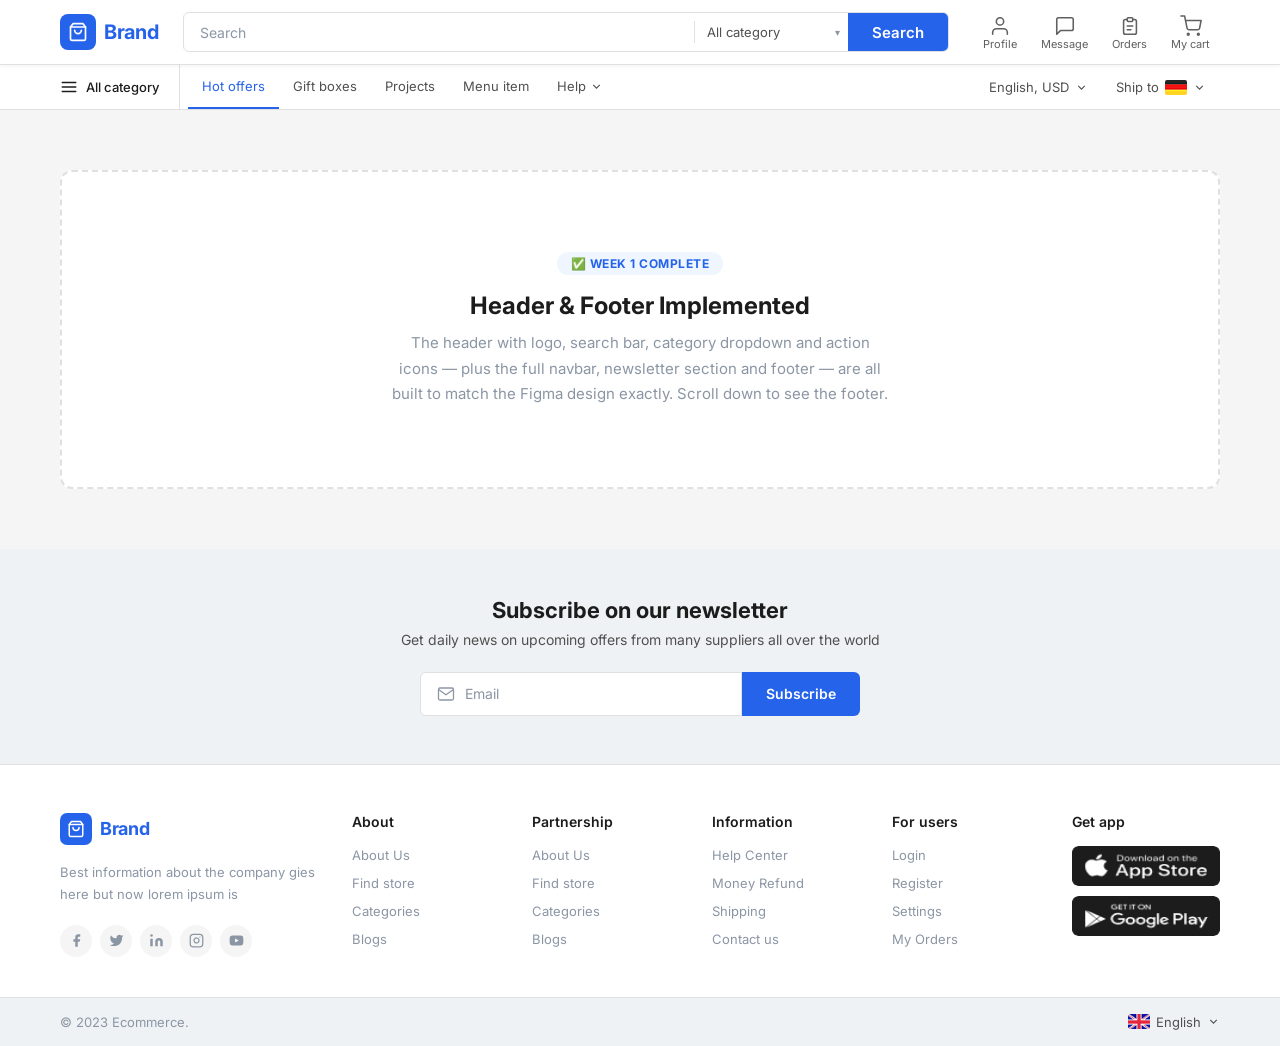
<file: index.html>
<!DOCTYPE html>
<html lang="en">
<head>
  <meta charset="UTF-8" />
  <meta name="viewport" content="width=device-width, initial-scale=1.0" />
  <title>Brand — Ecommerce Store</title>

  <!-- Inter font — exact font used in Figma design -->
  <link rel="preconnect" href="https://fonts.googleapis.com" />
  <link rel="preconnect" href="https://fonts.gstatic.com" crossorigin />
  <link href="https://fonts.googleapis.com/css2?family=Inter:wght@400;500;600;700&display=swap" rel="stylesheet" />

  <link rel="stylesheet" href="css/style.css" />
</head>
<body>


<header class="header">
  <div class="header-inner">

    <!-- Logo: blue square bag icon + "Brand" blue text -->
    <a class="header-logo" href="index.html">
      <div class="logo-icon">
        <!-- Shopping bag SVG -->
        <svg viewBox="0 0 24 24">
          <path d="M6 2L3 6v14a2 2 0 002 2h14a2 2 0 002-2V6l-3-4z"/>
          <line x1="3" y1="6" x2="21" y2="6"/>
          <path d="M16 10a4 4 0 01-8 0"/>
        </svg>
      </div>
      <span class="logo-text">Brand</span>
    </a>

    <div class="header-search">
      <input
        class="search-text-input"
        type="text"
        id="searchInput"
        placeholder="Search"
        autocomplete="off"
        aria-label="Search products"
      />
      <div class="search-divider"></div>
      <div class="search-category-wrap">
        <select id="searchCategory" aria-label="Select category">
          <option value="">All category</option>
          <option value="automobiles">Automobiles</option>
          <option value="clothes">Clothes and wear</option>
          <option value="interior">Home interiors</option>
          <option value="tech">Computer and tech</option>
          <option value="tools">Tools, equipments</option>
          <option value="sports">Sports and outdoor</option>
          <option value="pets">Animal and pets</option>
          <option value="machinery">Machinery tools</option>
        </select>
        <span class="drop-arrow">&#9662;</span>
      </div>
      <button class="search-submit-btn" id="searchBtn" aria-label="Search">
        Search
      </button>
    </div>

    <div class="header-icons">

      <!-- Profile -->
      <a href="#" class="header-icon-btn" aria-label="Profile">
        <svg viewBox="0 0 24 24">
          <path d="M20 21v-2a4 4 0 00-4-4H8a4 4 0 00-4 4v2"/>
          <circle cx="12" cy="7" r="4"/>
        </svg>
        <span>Profile</span>
      </a>

      <!-- Message -->
      <a href="#" class="header-icon-btn" aria-label="Message">
        <svg viewBox="0 0 24 24">
          <path d="M21 15a2 2 0 01-2 2H7l-4 4V5a2 2 0 012-2h14a2 2 0 012 2z"/>
        </svg>
        <span>Message</span>
      </a>

      <!-- Orders -->
      <a href="#" class="header-icon-btn" aria-label="Orders">
        <svg viewBox="0 0 24 24">
          <path d="M9 5H7a2 2 0 00-2 2v12a2 2 0 002 2h10a2 2 0 002-2V7a2 2 0 00-2-2h-2"/>
          <rect x="9" y="3" width="6" height="4" rx="1"/>
          <line x1="9" y1="12" x2="15" y2="12"/>
          <line x1="9" y1="16" x2="13" y2="16"/>
        </svg>
        <span>Orders</span>
      </a>

      <!-- My cart -->
      <a href="#" class="header-icon-btn" aria-label="My cart">
        <svg viewBox="0 0 24 24">
          <circle cx="9" cy="21" r="1"/>
          <circle cx="20" cy="21" r="1"/>
          <path d="M1 1h4l2.68 13.39a2 2 0 002 1.61h9.72a2 2 0 002-1.61L23 6H6"/>
        </svg>
        <span>My cart</span>
      </a>

    </div>
  </div>
</header>


<nav class="navbar" aria-label="Main Navigation">
  <div class="navbar-inner">

    <!-- Left: All Category + nav links -->
    <div class="navbar-left">

      <!-- ≡ All category -->
      <button class="navbar-all-cat" id="allCatBtn" aria-label="All Categories">
        <svg viewBox="0 0 24 24">
          <line x1="3" y1="6"  x2="21" y2="6"/>
          <line x1="3" y1="12" x2="21" y2="12"/>
          <line x1="3" y1="18" x2="21" y2="18"/>
        </svg>
        All category
      </button>

      <!-- Nav links -->
      <div class="navbar-links">
        <a href="#" class="active">Hot offers</a>
        <a href="#">Gift boxes</a>
        <a href="#">Projects</a>
        <a href="#">Menu item</a>
        <a href="#">
          Help
          <svg viewBox="0 0 24 24"><polyline points="6 9 12 15 18 9"/></svg>
        </a>
      </div>

    </div>

    <div class="navbar-right">
      <button class="navbar-right-btn">
        English, USD
        <svg viewBox="0 0 24 24"><polyline points="6 9 12 15 18 9"/></svg>
      </button>
      <button class="navbar-right-btn">
        Ship to
        <img class="navbar-flag" src="assets/Layout1/Image/flags/DE@2x.png" alt="Germany" />
        <svg viewBox="0 0 24 24"><polyline points="6 9 12 15 18 9"/></svg>
      </button>
    </div>

  </div>
</nav>


<main>
  <div class="demo-area">
    <div class="demo-box">
      <span class="demo-badge">✅ Week 1 Complete</span>
      <h2>Header &amp; Footer Implemented</h2>
      <p>
        The header with logo, search bar, category dropdown and action icons —
        plus the full navbar, newsletter section and footer — are all built
        to match the Figma design exactly. Scroll down to see the footer.
      </p>
    </div>
  </div>
</main>


<section class="newsletter" aria-label="Newsletter signup">
  <h3>Subscribe on our newsletter</h3>
  <p>Get daily news on upcoming offers from many suppliers all over the world</p>
  <div class="newsletter-form">
    <div class="newsletter-input-wrap">
      <!-- Email icon -->
      <svg viewBox="0 0 24 24">
        <path d="M4 4h16c1.1 0 2 .9 2 2v12c0 1.1-.9 2-2 2H4c-1.1 0-2-.9-2-2V6c0-1.1.9-2 2-2z"/>
        <polyline points="22,6 12,13 2,6"/>
      </svg>
      <input
        type="email"
        placeholder="Email"
        id="newsletterEmail"
        aria-label="Email address"
      />
    </div>
    <button class="newsletter-btn" id="subscribeBtn">Subscribe</button>
  </div>
</section>



<footer>
  <div class="footer-main">
    <div class="footer-grid">

      <!-- Column 1: Brand -->
      <div class="footer-brand">
        <a href="index.html" class="brand-logo">
          <div class="logo-icon">
            <svg viewBox="0 0 24 24">
              <path d="M6 2L3 6v14a2 2 0 002 2h14a2 2 0 002-2V6l-3-4z"/>
              <line x1="3" y1="6" x2="21" y2="6"/>
              <path d="M16 10a4 4 0 01-8 0"/>
            </svg>
          </div>
          <span class="logo-text">Brand</span>
        </a>
        <p class="footer-brand-desc">
          Best information about the company gies here but now lorem ipsum is
        </p>
        <!-- Social icons: Facebook | Twitter | LinkedIn | Instagram | YouTube -->
        <div class="footer-socials">
          <!-- Facebook -->
          <button class="social-icon" aria-label="Facebook">
            <svg viewBox="0 0 24 24">
              <path d="M18 2h-3a5 5 0 00-5 5v3H7v4h3v8h4v-8h3l1-4h-4V7a1 1 0 011-1h3z"/>
            </svg>
          </button>
          <!-- Twitter -->
          <button class="social-icon" aria-label="Twitter">
            <svg viewBox="0 0 24 24">
              <path d="M23 3a10.9 10.9 0 01-3.14 1.53 4.48 4.48 0 00-7.86 3v1A10.66 10.66 0 013 4s-4 9 5 13a11.64 11.64 0 01-7 2c9 5 20 0 20-11.5a4.5 4.5 0 00-.08-.83A7.72 7.72 0 0023 3z"/>
            </svg>
          </button>
          <!-- LinkedIn -->
          <button class="social-icon" aria-label="LinkedIn">
            <svg viewBox="0 0 24 24">
              <path d="M16 8a6 6 0 016 6v7h-4v-7a2 2 0 00-2-2 2 2 0 00-2 2v7h-4v-7a6 6 0 016-6zM2 9h4v12H2z"/>
              <circle cx="4" cy="4" r="2"/>
            </svg>
          </button>
          <!-- Instagram -->
          <button class="social-icon" aria-label="Instagram">
            <svg viewBox="0 0 24 24" fill="none" stroke="currentColor" stroke-width="2" stroke-linecap="round" stroke-linejoin="round" style="fill:none;">
              <rect x="2" y="2" width="20" height="20" rx="5" ry="5"/>
              <path d="M16 11.37A4 4 0 1112.63 8 4 4 0 0116 11.37z"/>
              <line x1="17.5" y1="6.5" x2="17.51" y2="6.5"/>
            </svg>
          </button>
          <!-- YouTube -->
          <button class="social-icon" aria-label="YouTube">
            <svg viewBox="0 0 24 24">
              <path d="M22.54 6.42a2.78 2.78 0 00-1.95-1.96C18.88 4 12 4 12 4s-6.88 0-8.59.46a2.78 2.78 0 00-1.95 1.96A29 29 0 001 12a29 29 0 00.46 5.58A2.78 2.78 0 003.41 19.54C5.12 20 12 20 12 20s6.88 0 8.59-.46a2.78 2.78 0 001.95-1.96A29 29 0 0023 12a29 29 0 00-.46-5.58z"/>
              <polygon points="9.75 15.02 15.5 12 9.75 8.98 9.75 15.02" style="fill:#fff;"/>
            </svg>
          </button>
        </div>
      </div>

      <!-- Column 2: About -->
      <div class="footer-col">
        <h5>About</h5>
        <ul>
          <li><a href="#">About Us</a></li>
          <li><a href="#">Find store</a></li>
          <li><a href="#">Categories</a></li>
          <li><a href="#">Blogs</a></li>
        </ul>
      </div>

      <!-- Column 3: Partnership -->
      <div class="footer-col">
        <h5>Partnership</h5>
        <ul>
          <li><a href="#">About Us</a></li>
          <li><a href="#">Find store</a></li>
          <li><a href="#">Categories</a></li>
          <li><a href="#">Blogs</a></li>
        </ul>
      </div>

      <!-- Column 4: Information -->
      <div class="footer-col">
        <h5>Information</h5>
        <ul>
          <li><a href="#">Help Center</a></li>
          <li><a href="#">Money Refund</a></li>
          <li><a href="#">Shipping</a></li>
          <li><a href="#">Contact us</a></li>
        </ul>
      </div>

      <!-- Column 5: For users -->
      <div class="footer-col">
        <h5>For users</h5>
        <ul>
          <li><a href="#">Login</a></li>
          <li><a href="#">Register</a></li>
          <li><a href="#">Settings</a></li>
          <li><a href="#">My Orders</a></li>
        </ul>
      </div>

      <!-- Column 6: Get app -->
      <div class="footer-col footer-app-col">
        <h5>Get app</h5>
        <div class="app-store-btns">
          <img src="assets/Misc/market-button.png" alt="Download on the App Store" />
          <img src="assets/Misc/Group.png" alt="Get it on Google Play" />
        </div>
      </div>

    </div>
  </div>

  <!-- Footer Bottom Bar -->
  <!-- Figma: light grey bg | © 2023 Ecommerce. left | English + flag right -->
  <div class="footer-bottom">
    <div class="footer-bottom-inner">
      <p class="footer-copyright">© 2023 Ecommerce.</p>
      <div class="footer-lang">
        <img src="assets/Layout1/Image/flags/GB@2x.png" alt="English" />
        English
        <svg viewBox="0 0 24 24"><polyline points="6 9 12 15 18 9"/></svg>
      </div>
    </div>
  </div>

</footer>


<!-- ============================================================
     JAVASCRIPT — Week 1 basic interactions
============================================================ -->
<script>
  /* Active nav link */
  document.querySelectorAll('.navbar-links a').forEach(link => {
    link.addEventListener('click', function(e) {
      e.preventDefault();
      document.querySelectorAll('.navbar-links a').forEach(l => l.classList.remove('active'));
      this.classList.add('active');
    });
  });

  /* Search on Enter key */
  document.getElementById('searchInput').addEventListener('keydown', function(e) {
    if (e.key === 'Enter') {
      const val = this.value.trim();
      if (val) alert('Searching: "' + val + '"\n(Product listing implemented in Week 2)');
    }
  });

  /* Search button click */
  document.getElementById('searchBtn').addEventListener('click', function() {
    const val = document.getElementById('searchInput').value.trim();
    if (val) alert('Searching: "' + val + '"\n(Product listing implemented in Week 2)');
    else document.getElementById('searchInput').focus();
  });

  /* Newsletter subscribe */
  document.getElementById('subscribeBtn').addEventListener('click', function() {
    const email = document.getElementById('newsletterEmail').value.trim();
    if (!email || !email.includes('@')) {
      alert('Please enter a valid email address.');
      return;
    }
    alert('Thank you for subscribing! 🎉\n' + email);
    document.getElementById('newsletterEmail').value = '';
  });

  /* All category button */
  document.getElementById('allCatBtn').addEventListener('click', function() {
    alert('Category menu — implemented in Week 2');
  });
</script>

</body>
</html>
</file>
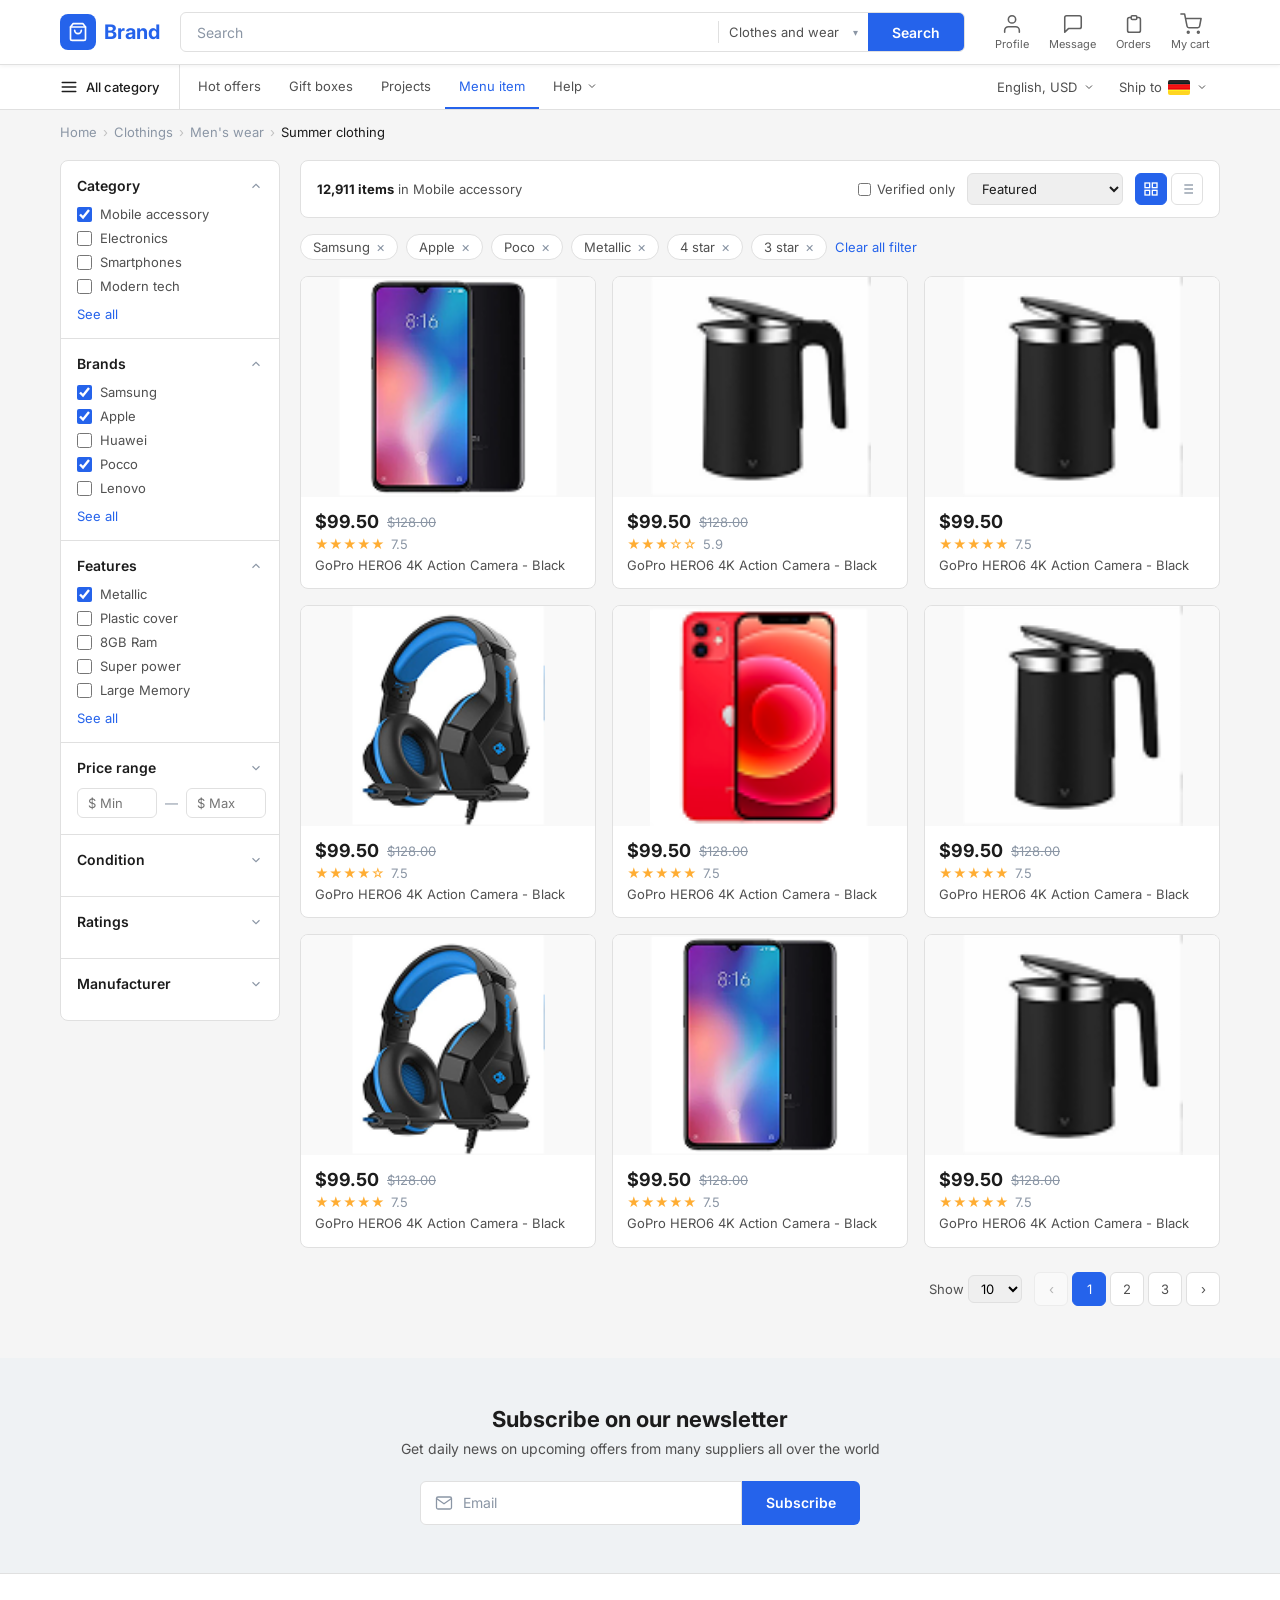
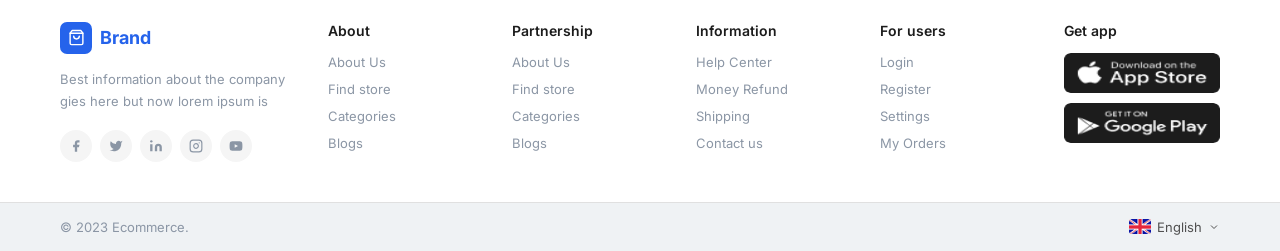
<file: w2/products.html>
<!DOCTYPE html>
<html lang="en">
<head>
  <meta charset="UTF-8"/>
  <meta name="viewport" content="width=device-width,initial-scale=1.0"/>
  <title>Brand — Mobile accessory</title>
  <link rel="preconnect" href="https://fonts.googleapis.com"/>
  <link rel="preconnect" href="https://fonts.gstatic.com" crossorigin/>
  <link href="https://fonts.googleapis.com/css2?family=Inter:wght@400;500;600;700&display=swap" rel="stylesheet"/>
  <link rel="stylesheet" href="css/style.css"/>
</head>
<body>

<header class="header">
  <div class="header-inner">
    <a class="logo" href="index.html"><div class="logo-box"><svg viewBox="0 0 24 24"><path d="M6 2L3 6v14a2 2 0 002 2h14a2 2 0 002-2V6l-3-4z"/><line x1="3" y1="6" x2="21" y2="6"/><path d="M16 10a4 4 0 01-8 0"/></svg></div><span class="logo-name">Brand</span></a>
    <div class="search-bar">
      <input class="search-input" type="text" id="searchInput" placeholder="Search" autocomplete="off"/>
      <div class="search-sep"></div>
      <div class="search-cat"><select><option>All category</option><option>Automobiles</option><option selected>Clothes and wear</option><option>Computer and tech</option></select><span class="arr">&#9662;</span></div>
      <button class="search-btn">Search</button>
    </div>
    <div class="header-icons">
      <a href="#" class="hicon"><svg viewBox="0 0 24 24"><path d="M20 21v-2a4 4 0 00-4-4H8a4 4 0 00-4 4v2"/><circle cx="12" cy="7" r="4"/></svg><span>Profile</span></a>
      <a href="#" class="hicon"><svg viewBox="0 0 24 24"><path d="M21 15a2 2 0 01-2 2H7l-4 4V5a2 2 0 012-2h14a2 2 0 012 2z"/></svg><span>Message</span></a>
      <a href="#" class="hicon"><svg viewBox="0 0 24 24"><path d="M9 5H7a2 2 0 00-2 2v12a2 2 0 002 2h10a2 2 0 002-2V7a2 2 0 00-2-2h-2"/><rect x="9" y="3" width="6" height="4" rx="1"/></svg><span>Orders</span></a>
      <a href="#" class="hicon"><svg viewBox="0 0 24 24"><circle cx="9" cy="21" r="1"/><circle cx="20" cy="21" r="1"/><path d="M1 1h4l2.68 13.39a2 2 0 002 1.61h9.72a2 2 0 002-1.61L23 6H6"/></svg><span>My cart</span></a>
    </div>
  </div>
</header>

<nav class="navbar">
  <div class="navbar-inner">
    <div class="nav-left">
      <button class="nav-allcat"><svg viewBox="0 0 24 24"><line x1="3" y1="6" x2="21" y2="6"/><line x1="3" y1="12" x2="21" y2="12"/><line x1="3" y1="18" x2="21" y2="18"/></svg>All category</button>
      <div class="nav-links"><a href="index.html">Hot offers</a><a href="#">Gift boxes</a><a href="#">Projects</a><a href="#" class="active">Menu item</a><a href="#">Help <svg viewBox="0 0 24 24"><polyline points="6 9 12 15 18 9"/></svg></a></div>
    </div>
    <div class="nav-right">
      <button class="nav-rbtn">English, USD <svg viewBox="0 0 24 24"><polyline points="6 9 12 15 18 9"/></svg></button>
      <button class="nav-rbtn">Ship to <img class="nav-flag" src="assets/flags/DE@2x.png" alt="DE"/> <svg viewBox="0 0 24 24"><polyline points="6 9 12 15 18 9"/></svg></button>
    </div>
  </div>
</nav>

<div class="breadcrumb">
  <a href="index.html">Home</a><span class="sep">›</span>
  <a href="#">Clothings</a><span class="sep">›</span>
  <a href="#">Men's wear</a><span class="sep">›</span>
  <span class="cur">Summer clothing</span>
</div>

<div class="listing-layout">

  <!-- FILTER SIDEBAR (matches web-gridview.jpg left panel) -->
  <aside class="filter-sidebar">
    <div class="filter-section">
      <div class="filter-top"><h4>Category</h4><svg viewBox="0 0 24 24"><polyline points="18 15 12 9 6 15"/></svg></div>
      <div class="filter-item"><input type="checkbox" id="c1" checked/><label for="c1">Mobile accessory</label></div>
      <div class="filter-item"><input type="checkbox" id="c2"/><label for="c2">Electronics</label></div>
      <div class="filter-item"><input type="checkbox" id="c3"/><label for="c3">Smartphones</label></div>
      <div class="filter-item"><input type="checkbox" id="c4"/><label for="c4">Modern tech</label></div>
      <span class="see-all">See all</span>
    </div>
    <div class="filter-section">
      <div class="filter-top"><h4>Brands</h4><svg viewBox="0 0 24 24"><polyline points="18 15 12 9 6 15"/></svg></div>
      <div class="filter-item"><input type="checkbox" id="b1" checked/><label for="b1">Samsung</label></div>
      <div class="filter-item"><input type="checkbox" id="b2" checked/><label for="b2">Apple</label></div>
      <div class="filter-item"><input type="checkbox" id="b3"/><label for="b3">Huawei</label></div>
      <div class="filter-item"><input type="checkbox" id="b4" checked/><label for="b4">Pocco</label></div>
      <div class="filter-item"><input type="checkbox" id="b5"/><label for="b5">Lenovo</label></div>
      <span class="see-all">See all</span>
    </div>
    <div class="filter-section">
      <div class="filter-top"><h4>Features</h4><svg viewBox="0 0 24 24"><polyline points="18 15 12 9 6 15"/></svg></div>
      <div class="filter-item"><input type="checkbox" id="f1" checked/><label for="f1">Metallic</label></div>
      <div class="filter-item"><input type="checkbox" id="f2"/><label for="f2">Plastic cover</label></div>
      <div class="filter-item"><input type="checkbox" id="f3"/><label for="f3">8GB Ram</label></div>
      <div class="filter-item"><input type="checkbox" id="f4"/><label for="f4">Super power</label></div>
      <div class="filter-item"><input type="checkbox" id="f5"/><label for="f5">Large Memory</label></div>
      <span class="see-all">See all</span>
    </div>
    <div class="filter-section">
      <div class="filter-top"><h4>Price range</h4><svg viewBox="0 0 24 24"><polyline points="6 9 12 15 18 9"/></svg></div>
      <div class="price-inputs"><input type="number" placeholder="$ Min"/><span>—</span><input type="number" placeholder="$ Max"/></div>
    </div>
    <div class="filter-section">
      <div class="filter-top"><h4>Condition</h4><svg viewBox="0 0 24 24"><polyline points="6 9 12 15 18 9"/></svg></div>
    </div>
    <div class="filter-section">
      <div class="filter-top"><h4>Ratings</h4><svg viewBox="0 0 24 24"><polyline points="6 9 12 15 18 9"/></svg></div>
    </div>
    <div class="filter-section">
      <div class="filter-top"><h4>Manufacturer</h4><svg viewBox="0 0 24 24"><polyline points="6 9 12 15 18 9"/></svg></div>
    </div>
  </aside>


  <div>
    <!-- Listing Header -->
    <div class="listing-header">
      <div class="listing-count"><strong>12,911 items</strong> in Mobile accessory</div>
      <div class="listing-controls">
        <div class="verified-wrap"><input type="checkbox" id="verifiedOnly"/><label for="verifiedOnly">Verified only</label></div>
        <select class="sort-select" id="sortSelect"><option>Featured</option><option>Price: Low to High</option><option>Price: High to Low</option><option>Newest</option></select>
        <div class="view-toggle">
          <button class="view-btn active" id="gridBtn" title="Grid view"><svg viewBox="0 0 24 24"><rect x="3" y="3" width="7" height="7"/><rect x="14" y="3" width="7" height="7"/><rect x="3" y="14" width="7" height="7"/><rect x="14" y="14" width="7" height="7"/></svg></button>
          <button class="view-btn" id="listBtn" title="List view"><svg viewBox="0 0 24 24"><line x1="8" y1="6" x2="21" y2="6"/><line x1="8" y1="12" x2="21" y2="12"/><line x1="8" y1="18" x2="21" y2="18"/><line x1="3" y1="6" x2="3.01" y2="6"/><line x1="3" y1="12" x2="3.01" y2="12"/><line x1="3" y1="18" x2="3.01" y2="18"/></svg></button>
        </div>
      </div>
    </div>


    <div class="active-filters">
      <div class="filter-tag">Samsung <button onclick="this.parentElement.remove()">×</button></div>
      <div class="filter-tag">Apple <button onclick="this.parentElement.remove()">×</button></div>
      <div class="filter-tag">Poco <button onclick="this.parentElement.remove()">×</button></div>
      <div class="filter-tag">Metallic <button onclick="this.parentElement.remove()">×</button></div>
      <div class="filter-tag">4 star <button onclick="this.parentElement.remove()">×</button></div>
      <div class="filter-tag">3 star <button onclick="this.parentElement.remove()">×</button></div>
      <span class="clear-all" onclick="document.querySelectorAll('.filter-tag').forEach(t=>t.remove())">Clear all filter</span>
    </div>

    
    <div class="products-grid" id="productsGrid">
      <div class="prod-card"><div class="prod-card-img"><img src="assets/images/watch.png" alt="Smart watch"/><button class="wish-btn" onclick="toggleWish(this)">♡</button></div><div class="prod-card-body"><div class="prod-price-row"><span class="prod-price">$99.50</span><span class="prod-old-price">$128.00</span></div><div class="prod-rating"><span class="prod-stars">★★★★★</span><span class="prod-rating-num">7.5</span></div><div class="prod-name">GoPro HERO6 4K Action Camera - Black</div></div></div>
      <div class="prod-card"><div class="prod-card-img"><img src="assets/images/tablet.png" alt="Phone"/><button class="wish-btn" onclick="toggleWish(this)">♡</button></div><div class="prod-card-body"><div class="prod-price-row"><span class="prod-price">$99.50</span><span class="prod-old-price">$128.00</span></div><div class="prod-rating"><span class="prod-stars">★★★☆☆</span><span class="prod-rating-num">5.9</span></div><div class="prod-name">GoPro HERO6 4K Action Camera - Black</div></div></div>
      <div class="prod-card"><div class="prod-card-img"><img src="assets/images/tablet.png" alt="Phone"/><button class="wish-btn" onclick="toggleWish(this)">♡</button></div><div class="prod-card-body"><div class="prod-price-row"><span class="prod-price">$99.50</span></div><div class="prod-rating"><span class="prod-stars">★★★★★</span><span class="prod-rating-num">7.5</span></div><div class="prod-name">GoPro HERO6 4K Action Camera - Black</div></div></div>
      <div class="prod-card"><div class="prod-card-img"><img src="assets/images/laptop.png" alt="Laptop"/><button class="wish-btn" onclick="toggleWish(this)">♡</button></div><div class="prod-card-body"><div class="prod-price-row"><span class="prod-price">$99.50</span><span class="prod-old-price">$128.00</span></div><div class="prod-rating"><span class="prod-stars">★★★★☆</span><span class="prod-rating-num">7.5</span></div><div class="prod-name">GoPro HERO6 4K Action Camera - Black</div></div></div>
      <div class="prod-card"><div class="prod-card-img"><img src="assets/images/camera.png" alt="Camera"/><button class="wish-btn" onclick="toggleWish(this)">♡</button></div><div class="prod-card-body"><div class="prod-price-row"><span class="prod-price">$99.50</span><span class="prod-old-price">$128.00</span></div><div class="prod-rating"><span class="prod-stars">★★★★★</span><span class="prod-rating-num">7.5</span></div><div class="prod-name">GoPro HERO6 4K Action Camera - Black</div></div></div>
      <div class="prod-card"><div class="prod-card-img"><img src="assets/images/tablet.png" alt="Phone"/><button class="wish-btn" onclick="toggleWish(this)">♡</button></div><div class="prod-card-body"><div class="prod-price-row"><span class="prod-price">$99.50</span><span class="prod-old-price">$128.00</span></div><div class="prod-rating"><span class="prod-stars">★★★★★</span><span class="prod-rating-num">7.5</span></div><div class="prod-name">GoPro HERO6 4K Action Camera - Black</div></div></div>
      <div class="prod-card"><div class="prod-card-img"><img src="assets/images/laptop.png" alt="Laptop"/><button class="wish-btn" onclick="toggleWish(this)">♡</button></div><div class="prod-card-body"><div class="prod-price-row"><span class="prod-price">$99.50</span><span class="prod-old-price">$128.00</span></div><div class="prod-rating"><span class="prod-stars">★★★★★</span><span class="prod-rating-num">7.5</span></div><div class="prod-name">GoPro HERO6 4K Action Camera - Black</div></div></div>
      <div class="prod-card"><div class="prod-card-img"><img src="assets/images/watch.png" alt="Watch"/><button class="wish-btn" onclick="toggleWish(this)">♡</button></div><div class="prod-card-body"><div class="prod-price-row"><span class="prod-price">$99.50</span><span class="prod-old-price">$128.00</span></div><div class="prod-rating"><span class="prod-stars">★★★★★</span><span class="prod-rating-num">7.5</span></div><div class="prod-name">GoPro HERO6 4K Action Camera - Black</div></div></div>
      <div class="prod-card"><div class="prod-card-img"><img src="assets/images/tablet.png" alt="Phone"/><button class="wish-btn" onclick="toggleWish(this)">♡</button></div><div class="prod-card-body"><div class="prod-price-row"><span class="prod-price">$99.50</span><span class="prod-old-price">$128.00</span></div><div class="prod-rating"><span class="prod-stars">★★★★★</span><span class="prod-rating-num">7.5</span></div><div class="prod-name">GoPro HERO6 4K Action Camera - Black</div></div></div>
    </div>

  
    <div class="pagination">
      <div class="pag-info">Show <select><option>10</option><option>20</option><option>50</option></select></div>
      <button class="pag-btn disabled">‹</button>
      <button class="pag-btn active">1</button>
      <button class="pag-btn">2</button>
      <button class="pag-btn">3</button>
      <button class="pag-btn">›</button>
    </div>
  </div>
</div>


<section class="newsletter">
  <h3>Subscribe on our newsletter</h3>
  <p>Get daily news on upcoming offers from many suppliers all over the world</p>
  <div class="nl-form">
    <div class="nl-input-wrap"><svg viewBox="0 0 24 24"><path d="M4 4h16c1.1 0 2 .9 2 2v12c0 1.1-.9 2-2 2H4c-1.1 0-2-.9-2-2V6c0-1.1.9-2 2-2z"/><polyline points="22,6 12,13 2,6"/></svg><input type="email" placeholder="Email"/></div>
    <button class="nl-btn">Subscribe</button>
  </div>
</section>

<footer>
  <div class="footer-main">
    <div class="footer-grid">
      <div class="fcol"><div class="fbrand-logo"><div class="logo-box"><svg viewBox="0 0 24 24"><path d="M6 2L3 6v14a2 2 0 002 2h14a2 2 0 002-2V6l-3-4z"/><line x1="3" y1="6" x2="21" y2="6"/><path d="M16 10a4 4 0 01-8 0"/></svg></div><span class="logo-name">Brand</span></div><p class="fbrand-desc">Best information about the company gies here but now lorem ipsum is</p><div class="socials"><button class="soc-btn"><svg viewBox="0 0 24 24"><path d="M18 2h-3a5 5 0 00-5 5v3H7v4h3v8h4v-8h3l1-4h-4V7a1 1 0 011-1h3z"/></svg></button><button class="soc-btn"><svg viewBox="0 0 24 24"><path d="M23 3a10.9 10.9 0 01-3.14 1.53 4.48 4.48 0 00-7.86 3v1A10.66 10.66 0 013 4s-4 9 5 13a11.64 11.64 0 01-7 2c9 5 20 0 20-11.5a4.5 4.5 0 00-.08-.83A7.72 7.72 0 0023 3z"/></svg></button><button class="soc-btn"><svg viewBox="0 0 24 24"><path d="M16 8a6 6 0 016 6v7h-4v-7a2 2 0 00-2-2 2 2 0 00-2 2v7h-4v-7a6 6 0 016-6zM2 9h4v12H2z"/><circle cx="4" cy="4" r="2"/></svg></button><button class="soc-btn insta"><svg viewBox="0 0 24 24"><rect x="2" y="2" width="20" height="20" rx="5" ry="5"/><path d="M16 11.37A4 4 0 1112.63 8 4 4 0 0116 11.37z"/><line x1="17.5" y1="6.5" x2="17.51" y2="6.5"/></svg></button><button class="soc-btn"><svg viewBox="0 0 24 24"><path d="M22.54 6.42a2.78 2.78 0 00-1.95-1.96C18.88 4 12 4 12 4s-6.88 0-8.59.46a2.78 2.78 0 00-1.95 1.96A29 29 0 001 12a29 29 0 00.46 5.58A2.78 2.78 0 003.41 19.54C5.12 20 12 20 12 20s6.88 0 8.59-.46a2.78 2.78 0 001.95-1.96A29 29 0 0023 12a29 29 0 00-.46-5.58z"/><polygon points="9.75 15.02 15.5 12 9.75 8.98 9.75 15.02" style="fill:#F5F5F5"/></svg></button></div></div>
      <div class="fcol"><h5>About</h5><ul><li><a href="#">About Us</a></li><li><a href="#">Find store</a></li><li><a href="#">Categories</a></li><li><a href="#">Blogs</a></li></ul></div>
      <div class="fcol"><h5>Partnership</h5><ul><li><a href="#">About Us</a></li><li><a href="#">Find store</a></li><li><a href="#">Categories</a></li><li><a href="#">Blogs</a></li></ul></div>
      <div class="fcol"><h5>Information</h5><ul><li><a href="#">Help Center</a></li><li><a href="#">Money Refund</a></li><li><a href="#">Shipping</a></li><li><a href="#">Contact us</a></li></ul></div>
      <div class="fcol"><h5>For users</h5><ul><li><a href="#">Login</a></li><li><a href="#">Register</a></li><li><a href="#">Settings</a></li><li><a href="#">My Orders</a></li></ul></div>
      <div class="fcol"><h5>Get app</h5><div class="app-btns"><img src="assets/images/appstore.png" alt="App Store"/><img src="assets/images/googleplay.png" alt="Google Play"/></div></div>
    </div>
  </div>
  <div class="footer-bottom"><div class="footer-bottom-inner"><p class="fcopy">&copy; 2023 Ecommerce.</p><div class="flang"><img src="assets/flags/GB@2x.png" alt="English"/>English<svg viewBox="0 0 24 24"><polyline points="6 9 12 15 18 9"/></svg></div></div></div>
</footer>

<script>

function toggleWish(btn){btn.classList.toggle('active');btn.textContent=btn.classList.contains('active')?'♥':'♡';}

document.getElementById('gridBtn').addEventListener('click',function(){
  document.getElementById('productsGrid').style.gridTemplateColumns='repeat(3,1fr)';
  document.querySelectorAll('.prod-card').forEach(c=>{c.style.flexDirection='';c.style.display='';});
  document.querySelectorAll('.prod-card-img').forEach(i=>{i.style.width='';i.style.height='220px';});
  this.classList.add('active');document.getElementById('listBtn').classList.remove('active');
});
document.getElementById('listBtn').addEventListener('click',function(){
  document.getElementById('productsGrid').style.gridTemplateColumns='1fr';
  document.querySelectorAll('.prod-card').forEach(c=>{c.style.display='flex';c.style.flexDirection='row';});
  document.querySelectorAll('.prod-card-img').forEach(i=>{i.style.width='180px';i.style.height='140px';i.style.flexShrink='0';});
  this.classList.add('active');document.getElementById('gridBtn').classList.remove('active');
});
document.querySelectorAll('.pag-btn:not(.disabled)').forEach(b=>{
  b.addEventListener('click',function(){if(this.textContent.match(/^\d+$/)){document.querySelectorAll('.pag-btn').forEach(x=>x.classList.remove('active'));this.classList.add('active');}});
});
</script>
</body>
</html>
</file>
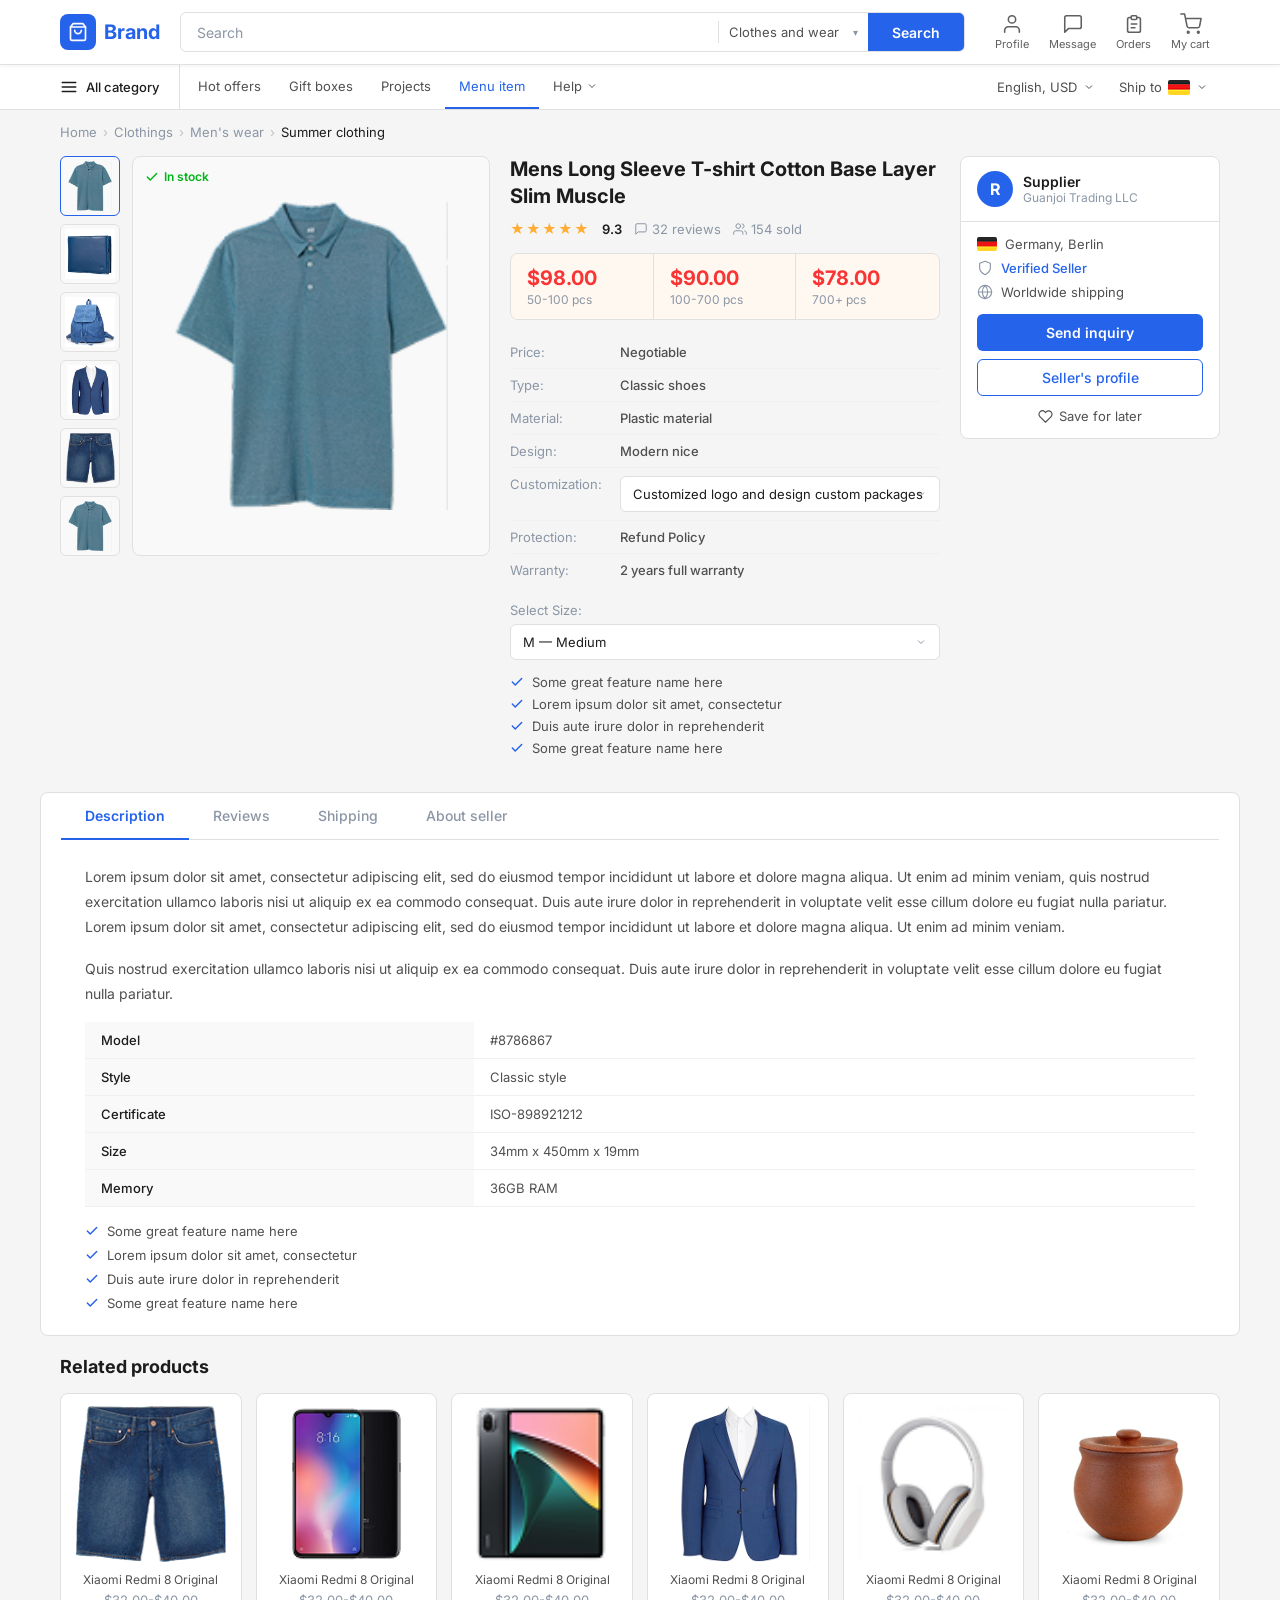
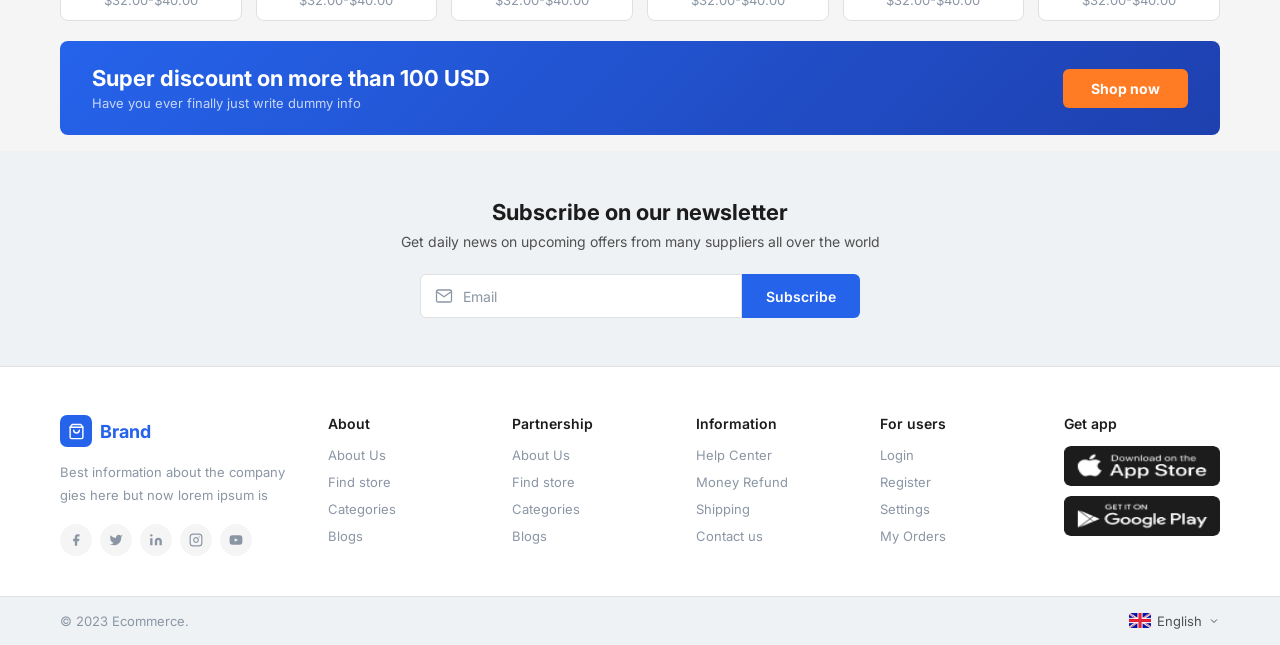
<file: w3/product.html>
<!DOCTYPE html>
<html lang="en">
<head>
  <meta charset="UTF-8"/>
  <meta name="viewport" content="width=device-width,initial-scale=1.0"/>
  <title>Brand — Mens Long Sleeve T-shirt</title>
  <link rel="preconnect" href="https://fonts.googleapis.com"/>
  <link rel="preconnect" href="https://fonts.gstatic.com" crossorigin/>
  <link href="https://fonts.googleapis.com/css2?family=Inter:wght@400;500;600;700&display=swap" rel="stylesheet"/>
  <link rel="stylesheet" href="css/style.css"/>
</head>
<body>

<!-- Toast Notification -->
<div class="toast" id="toast"><span class="toast-icon" id="toastIcon">✓</span><span id="toastMsg">Done!</span></div>

<!-- ════════════════════════════════════
     HEADER
════════════════════════════════════ -->
<header class="header">
  <div class="header-inner">
    <a class="logo" href="index.html">
      <div class="logo-box"><svg viewBox="0 0 24 24"><path d="M6 2L3 6v14a2 2 0 002 2h14a2 2 0 002-2V6l-3-4z"/><line x1="3" y1="6" x2="21" y2="6"/><path d="M16 10a4 4 0 01-8 0"/></svg></div>
      <span class="logo-name">Brand</span>
    </a>
    <div class="search-bar">
      <input class="search-input" type="text" id="searchInput" placeholder="Search" autocomplete="off"/>
      <div class="search-sep"></div>
      <div class="search-cat">
        <select id="searchCat">
          <option>All category</option>
          <option selected>Clothes and wear</option>
          <option>Computer and tech</option>
          <option>Home interiors</option>
        </select>
        <span class="arr">&#9662;</span>
      </div>
      <button class="search-btn" onclick="window.location.href='products.html'">Search</button>
    </div>
    <div class="header-icons">
      <a href="#" class="hicon"><svg viewBox="0 0 24 24"><path d="M20 21v-2a4 4 0 00-4-4H8a4 4 0 00-4 4v2"/><circle cx="12" cy="7" r="4"/></svg><span>Profile</span></a>
      <a href="#" class="hicon"><svg viewBox="0 0 24 24"><path d="M21 15a2 2 0 01-2 2H7l-4 4V5a2 2 0 012-2h14a2 2 0 012 2z"/></svg><span>Message</span></a>
      <a href="#" class="hicon"><svg viewBox="0 0 24 24"><path d="M9 5H7a2 2 0 00-2 2v12a2 2 0 002 2h10a2 2 0 002-2V7a2 2 0 00-2-2h-2"/><rect x="9" y="3" width="6" height="4" rx="1"/><line x1="9" y1="12" x2="15" y2="12"/><line x1="9" y1="16" x2="13" y2="16"/></svg><span>Orders</span></a>
      <a href="#" class="hicon"><svg viewBox="0 0 24 24"><circle cx="9" cy="21" r="1"/><circle cx="20" cy="21" r="1"/><path d="M1 1h4l2.68 13.39a2 2 0 002 1.61h9.72a2 2 0 002-1.61L23 6H6"/></svg><span>My cart</span></a>
    </div>
  </div>
</header>

<!-- ════════════════════════════════════
     NAVBAR
════════════════════════════════════ -->
<nav class="navbar">
  <div class="navbar-inner">
    <div class="nav-left">
      <button class="nav-allcat"><svg viewBox="0 0 24 24"><line x1="3" y1="6" x2="21" y2="6"/><line x1="3" y1="12" x2="21" y2="12"/><line x1="3" y1="18" x2="21" y2="18"/></svg>All category</button>
      <div class="nav-links">
        <a href="index.html">Hot offers</a>
        <a href="#">Gift boxes</a>
        <a href="#">Projects</a>
        <a href="#" class="active">Menu item</a>
        <a href="#">Help <svg viewBox="0 0 24 24"><polyline points="6 9 12 15 18 9"/></svg></a>
      </div>
    </div>
    <div class="nav-right">
      <button class="nav-rbtn">English, USD <svg viewBox="0 0 24 24"><polyline points="6 9 12 15 18 9"/></svg></button>
      <button class="nav-rbtn">Ship to <img class="nav-flag" src="assets/flags/DE@2x.png" alt="DE"/> <svg viewBox="0 0 24 24"><polyline points="6 9 12 15 18 9"/></svg></button>
    </div>
  </div>
</nav>

<!-- BREADCRUMB -->
<div class="breadcrumb">
  <a href="index.html">Home</a><span class="sep">›</span>
  <a href="products.html">Clothings</a><span class="sep">›</span>
  <a href="products.html">Men's wear</a><span class="sep">›</span>
  <span class="cur">Summer clothing</span>
</div>

<!-- ════════════════════════════════════
     PRODUCT DETAIL — 3 COLUMNS
     (matches web-detail.jpg exactly)
════════════════════════════════════ -->
<div class="detail-wrapper">

  <!-- ── COL 1: IMAGE GALLERY ── -->
  <div class="gallery">
    <!-- Thumbnails -->
    <div class="gallery-thumbs">
      <div class="thumb active" onclick="switchImg(this,'assets/images/shirt1.png')"><img src="assets/images/shirt1.png" alt="View 1"/></div>
      <div class="thumb" onclick="switchImg(this,'assets/images/shirt2.png')"><img src="assets/images/shirt2.png" alt="View 2"/></div>
      <div class="thumb" onclick="switchImg(this,'assets/images/shirt3.png')"><img src="assets/images/shirt3.png" alt="View 3"/></div>
      <div class="thumb" onclick="switchImg(this,'assets/images/shirt4.png')"><img src="assets/images/shirt4.png" alt="View 4"/></div>
      <div class="thumb" onclick="switchImg(this,'assets/images/shirt5.png')"><img src="assets/images/shirt5.png" alt="View 5"/></div>
      <div class="thumb" onclick="switchImg(this,'assets/images/tshirt.png')"><img src="assets/images/tshirt.png" alt="View 6"/></div>
    </div>
    <!-- Main Image -->
    <div class="gallery-main">
      <div class="in-stock-badge">
        <svg viewBox="0 0 24 24"><polyline points="20 6 9 17 4 12"/></svg>
        In stock
      </div>
      <img src="assets/images/shirt1.png" alt="Product Main" id="mainImg"/>
    </div>
  </div>

  <!-- ── COL 2: PRODUCT INFO ── -->
  <div class="product-info">
    <h1 class="product-title">Mens Long Sleeve T-shirt Cotton Base Layer Slim Muscle</h1>

    <!-- Rating + Reviews + Sold -->
    <div class="product-meta">
      <span class="prod-stars">★★★★★</span>
      <span class="prod-rating-val">9.3</span>
      <span class="prod-reviews">
        <svg viewBox="0 0 24 24"><path d="M21 15a2 2 0 01-2 2H7l-4 4V5a2 2 0 012-2h14a2 2 0 012 2z"/></svg>
        32 reviews
      </span>
      <span class="prod-sold">
        <svg viewBox="0 0 24 24"><path d="M17 21v-2a4 4 0 00-4-4H5a4 4 0 00-4 4v2"/><circle cx="9" cy="7" r="4"/><path d="M23 21v-2a4 4 0 00-3-3.87"/><path d="M16 3.13a4 4 0 010 7.75"/></svg>
        154 sold
      </span>
    </div>

    <!-- Price Tiers (50-100 pcs | 100-700 pcs | 700+ pcs) -->
    <div class="price-tiers">
      <div class="tier">
        <div class="tier-price">$98.00</div>
        <div class="tier-qty">50-100 pcs</div>
      </div>
      <div class="tier">
        <div class="tier-price">$90.00</div>
        <div class="tier-qty">100-700 pcs</div>
      </div>
      <div class="tier">
        <div class="tier-price">$78.00</div>
        <div class="tier-qty">700+ pcs</div>
      </div>
    </div>

    <!-- Specs -->
    <table class="spec-table">
      <tr><td>Price:</td><td>Negotiable</td></tr>
      <tr><td>Type:</td><td>Classic shoes</td></tr>
      <tr><td>Material:</td><td>Plastic material</td></tr>
      <tr><td>Design:</td><td>Modern nice</td></tr>
      <tr>
        <td>Customization:</td>
        <td>
          <!-- Dropdown selector for customization — JavaScript interactive -->
          <select class="size-dropdown" id="customizationSelect" onchange="handleCustomization(this)">
            <option value="">Customized logo and design custom packages</option>
            <option value="logo">Logo only</option>
            <option value="design">Custom design</option>
            <option value="both">Logo + Design</option>
            <option value="none">No customization</option>
          </select>
        </td>
      </tr>
      <tr><td>Protection:</td><td>Refund Policy</td></tr>
      <tr><td>Warranty:</td><td>2 years full warranty</td></tr>
    </table>

    <!-- Size Dropdown (JavaScript dropdown selector) -->
    <div class="size-section">
      <label>Select Size:</label>
      <select class="size-dropdown" id="sizeSelect" onchange="handleSize(this)">
        <option value="">-- Choose a size --</option>
        <option value="XS">XS — Extra Small</option>
        <option value="S">S — Small</option>
        <option value="M" selected>M — Medium</option>
        <option value="L">L — Large</option>
        <option value="XL">XL — Extra Large</option>
        <option value="XXL">XXL — Double Extra Large</option>
      </select>
    </div>

    <!-- Feature list -->
    <div class="feature-list">
      <div class="feature-item"><svg viewBox="0 0 24 24"><polyline points="20 6 9 17 4 12"/></svg>Some great feature name here</div>
      <div class="feature-item"><svg viewBox="0 0 24 24"><polyline points="20 6 9 17 4 12"/></svg>Lorem ipsum dolor sit amet, consectetur</div>
      <div class="feature-item"><svg viewBox="0 0 24 24"><polyline points="20 6 9 17 4 12"/></svg>Duis aute irure dolor in reprehenderit</div>
      <div class="feature-item"><svg viewBox="0 0 24 24"><polyline points="20 6 9 17 4 12"/></svg>Some great feature name here</div>
    </div>
  </div>

  <!-- ── COL 3: SUPPLIER CARD ── -->
  <div class="supplier-card">
    <div class="supplier-header">
      <div class="supplier-avatar">R</div>
      <div>
        <div class="supplier-name">Supplier</div>
        <div style="font-size:12px;color:#8B96A5;">Guanjoi Trading LLC</div>
      </div>
    </div>
    <div class="supplier-body">
      <div class="supplier-meta">
        <div class="supplier-meta-item">
          <img src="assets/flags/DE@2x.png" style="width:20px;height:14px;border-radius:2px;" alt="DE"/>
          Germany, Berlin
        </div>
        <div class="supplier-meta-item">
          <svg viewBox="0 0 24 24"><path d="M12 22s8-4 8-10V5l-8-3-8 3v7c0 6 8 10 8 10z"/></svg>
          <span class="verified">Verified Seller</span>
        </div>
        <div class="supplier-meta-item">
          <svg viewBox="0 0 24 24"><circle cx="12" cy="12" r="10"/><line x1="2" y1="12" x2="22" y2="12"/><path d="M12 2a15.3 15.3 0 014 10 15.3 15.3 0 01-4 10 15.3 15.3 0 01-4-10 15.3 15.3 0 014-10z"/></svg>
          <span class="shipping">Worldwide shipping</span>
        </div>
      </div>
      <button class="send-inquiry-btn" onclick="showToast('Inquiry sent!','✓')">Send inquiry</button>
      <button class="seller-profile-btn" onclick="showToast('Opening seller profile...','👤')">Seller's profile</button>
      <div class="save-later" onclick="toggleSave(this)">
        <svg viewBox="0 0 24 24" id="saveIcon"><path d="M20.84 4.61a5.5 5.5 0 00-7.78 0L12 5.67l-1.06-1.06a5.5 5.5 0 00-7.78 7.78l1.06 1.06L12 21.23l7.78-7.78 1.06-1.06a5.5 5.5 0 000-7.78z"/></svg>
        <span id="saveText">Save for later</span>
      </div>
    </div>
  </div>

</div><!-- /detail-wrapper -->


<!-- ════════════════════════════════════
     TABS SECTION
     Description | Reviews | Shipping | About seller
════════════════════════════════════ -->
<div class="tabs-section">
  <div class="tab-nav">
    <button class="tab-btn active" onclick="openTab(event,'tab-desc')">Description</button>
    <button class="tab-btn" onclick="openTab(event,'tab-reviews')">Reviews</button>
    <button class="tab-btn" onclick="openTab(event,'tab-shipping')">Shipping</button>
    <button class="tab-btn" onclick="openTab(event,'tab-seller')">About seller</button>
  </div>

  <!-- ── Description Tab ── -->
  <div id="tab-desc" class="tab-panel active">
    <p class="desc-text">Lorem ipsum dolor sit amet, consectetur adipiscing elit, sed do eiusmod tempor incididunt ut labore et dolore magna aliqua. Ut enim ad minim veniam, quis nostrud exercitation ullamco laboris nisi ut aliquip ex ea commodo consequat. Duis aute irure dolor in reprehenderit in voluptate velit esse cillum dolore eu fugiat nulla pariatur. Lorem ipsum dolor sit amet, consectetur adipiscing elit, sed do eiusmod tempor incididunt ut labore et dolore magna aliqua. Ut enim ad minim veniam.</p>
    <p class="desc-text">Quis nostrud exercitation ullamco laboris nisi ut aliquip ex ea commodo consequat. Duis aute irure dolor in reprehenderit in voluptate velit esse cillum dolore eu fugiat nulla pariatur.</p>
    <table class="desc-spec-table">
      <tr><td>Model</td><td>#8786867</td></tr>
      <tr><td>Style</td><td>Classic style</td></tr>
      <tr><td>Certificate</td><td>ISO-898921212</td></tr>
      <tr><td>Size</td><td>34mm x 450mm x 19mm</td></tr>
      <tr><td>Memory</td><td>36GB RAM</td></tr>
    </table>
    <div class="desc-feature-list">
      <div class="desc-feature-item"><svg viewBox="0 0 24 24"><polyline points="20 6 9 17 4 12"/></svg>Some great feature name here</div>
      <div class="desc-feature-item"><svg viewBox="0 0 24 24"><polyline points="20 6 9 17 4 12"/></svg>Lorem ipsum dolor sit amet, consectetur</div>
      <div class="desc-feature-item"><svg viewBox="0 0 24 24"><polyline points="20 6 9 17 4 12"/></svg>Duis aute irure dolor in reprehenderit</div>
      <div class="desc-feature-item"><svg viewBox="0 0 24 24"><polyline points="20 6 9 17 4 12"/></svg>Some great feature name here</div>
    </div>
  </div>

  <!-- ── Reviews Tab ── -->
  <div id="tab-reviews" class="tab-panel">
    <div class="reviews-layout">
      <!-- Summary -->
      <div class="reviews-summary">
        <div class="reviews-score">9.3</div>
        <div class="reviews-stars">★★★★★</div>
        <div class="reviews-total">32 reviews</div>
        <div style="margin-top:20px;">
          <div class="rating-bars">
            <div class="rating-bar-row"><span style="width:32px;text-align:right;">5 ★</span><div class="bar-track"><div class="bar-fill" style="width:78%"></div></div><span>25</span></div>
            <div class="rating-bar-row"><span style="width:32px;text-align:right;">4 ★</span><div class="bar-track"><div class="bar-fill" style="width:15%"></div></div><span>5</span></div>
            <div class="rating-bar-row"><span style="width:32px;text-align:right;">3 ★</span><div class="bar-track"><div class="bar-fill" style="width:6%"></div></div><span>2</span></div>
            <div class="rating-bar-row"><span style="width:32px;text-align:right;">2 ★</span><div class="bar-track"><div class="bar-fill" style="width:0%"></div></div><span>0</span></div>
            <div class="rating-bar-row"><span style="width:32px;text-align:right;">1 ★</span><div class="bar-track"><div class="bar-fill" style="width:0%"></div></div><span>0</span></div>
          </div>
        </div>
      </div>
      <!-- Review Cards -->
      <div>
        <div class="review-list">
          <div class="review-card">
            <div class="review-card-top">
              <div class="reviewer-info">
                <div class="reviewer-avatar" style="background:#2563EB;">A</div>
                <div><div class="reviewer-name">Ahmed K.</div><div class="reviewer-date">15 Jan 2024</div></div>
              </div>
              <span class="review-stars">★★★★★</span>
            </div>
            <p class="review-text">Excellent quality T-shirt! The fabric is very soft and comfortable. Size fits perfectly. Very happy with this purchase. Will definitely order more.</p>
            <div class="review-helpful">Was this helpful? <button class="helpful-btn" onclick="markHelpful(this)">👍 Yes (12)</button> <button class="helpful-btn">👎 No (1)</button></div>
          </div>
          <div class="review-card">
            <div class="review-card-top">
              <div class="reviewer-info">
                <div class="reviewer-avatar" style="background:#FF7B24;">S</div>
                <div><div class="reviewer-name">Sara M.</div><div class="reviewer-date">10 Jan 2024</div></div>
              </div>
              <span class="review-stars">★★★★★</span>
            </div>
            <p class="review-text">Great product! Fast shipping and well packaged. The shirt looks exactly like in the photos. Good stitching and the colors are vibrant.</p>
            <div class="review-helpful">Was this helpful? <button class="helpful-btn" onclick="markHelpful(this)">👍 Yes (8)</button> <button class="helpful-btn">👎 No (0)</button></div>
          </div>
          <div class="review-card">
            <div class="review-card-top">
              <div class="reviewer-info">
                <div class="reviewer-avatar" style="background:#00B517;">U</div>
                <div><div class="reviewer-name">Usman R.</div><div class="reviewer-date">5 Jan 2024</div></div>
              </div>
              <span class="review-stars">★★★★☆</span>
            </div>
            <p class="review-text">Good quality overall. The material is comfortable for daily wear. Only reason for 4 stars is delivery took a bit longer than expected, but the product itself is great.</p>
            <div class="review-helpful">Was this helpful? <button class="helpful-btn" onclick="markHelpful(this)">👍 Yes (5)</button> <button class="helpful-btn">👎 No (2)</button></div>
          </div>
        </div>

        <!-- Write a Review Form -->
        <div class="write-review">
          <h4>Write a Review</h4>
          <!-- Interactive star rating input -->
          <div class="star-input" id="starInput">
            <span onclick="setRating(1)">★</span>
            <span onclick="setRating(2)">★</span>
            <span onclick="setRating(3)">★</span>
            <span onclick="setRating(4)">★</span>
            <span onclick="setRating(5)">★</span>
          </div>
          <div class="review-form">
            <div class="review-form-row">
              <input type="text" placeholder="Your name" id="reviewName"/>
              <input type="email" placeholder="Email address" id="reviewEmail"/>
            </div>
            <input type="text" placeholder="Review title" id="reviewTitle"/>
            <textarea placeholder="Share your experience with this product..." id="reviewText"></textarea>
            <button class="submit-review-btn" onclick="submitReview()">Submit Review</button>
          </div>
        </div>
      </div>
    </div>
  </div>

  <!-- ── Shipping Tab ── -->
  <div id="tab-shipping" class="tab-panel">
    <div class="shipping-grid">
      <div>
        <h4 style="font-size:15px;font-weight:600;margin-bottom:14px;color:#1C1C1C;">Shipping options</h4>
        <table class="shipping-table">
          <tr><td>Standard shipping</td><td>Free (7–15 business days)</td></tr>
          <tr><td>Express shipping</td><td>$12.99 (3–5 business days)</td></tr>
          <tr><td>Overnight shipping</td><td>$24.99 (1–2 business days)</td></tr>
          <tr><td>International</td><td>From $14.99 (10–21 days)</td></tr>
        </table>
      </div>
      <div>
        <h4 style="font-size:15px;font-weight:600;margin-bottom:14px;color:#1C1C1C;">Returns policy</h4>
        <div class="desc-feature-list">
          <div class="desc-feature-item"><svg viewBox="0 0 24 24"><polyline points="20 6 9 17 4 12"/></svg>30-day hassle-free return policy</div>
          <div class="desc-feature-item"><svg viewBox="0 0 24 24"><polyline points="20 6 9 17 4 12"/></svg>Original packaging required</div>
          <div class="desc-feature-item"><svg viewBox="0 0 24 24"><polyline points="20 6 9 17 4 12"/></svg>Full refund within 5–7 business days</div>
          <div class="desc-feature-item"><svg viewBox="0 0 24 24"><polyline points="20 6 9 17 4 12"/></svg>Free return shipping label provided</div>
        </div>
      </div>
    </div>
  </div>

  <!-- ── About Seller Tab ── -->
  <div id="tab-seller" class="tab-panel">
    <div class="about-seller">
      <div>
        <h4 style="font-size:15px;font-weight:600;margin-bottom:14px;color:#1C1C1C;">Seller information</h4>
        <div class="seller-detail-row"><span class="sdlabel">Company:</span><span class="sdval">Guanjoi Trading LLC</span></div>
        <div class="seller-detail-row"><span class="sdlabel">Location:</span><span class="sdval">Germany, Berlin</span></div>
        <div class="seller-detail-row"><span class="sdlabel">Member since:</span><span class="sdval">January 2020</span></div>
        <div class="seller-detail-row"><span class="sdlabel">Total sales:</span><span class="sdval">12,400+</span></div>
        <div class="seller-detail-row"><span class="sdlabel">Response rate:</span><span class="sdval">98%</span></div>
        <div class="seller-detail-row"><span class="sdlabel">Response time:</span><span class="sdval">Within 2 hours</span></div>
      </div>
      <div>
        <h4 style="font-size:15px;font-weight:600;margin-bottom:14px;color:#1C1C1C;">Seller stats</h4>
        <div class="seller-detail-row"><span class="sdlabel">Verified seller:</span><span class="sdval" style="color:#2563EB;">✓ Yes</span></div>
        <div class="seller-detail-row"><span class="sdlabel">Worldwide ship:</span><span class="sdval" style="color:#00B517;">✓ Available</span></div>
        <div class="seller-detail-row"><span class="sdlabel">Positive feedback:</span><span class="sdval">96.8%</span></div>
        <div class="seller-detail-row"><span class="sdlabel">Products:</span><span class="sdval">340+ listings</span></div>
      </div>
    </div>
  </div>

</div><!-- /tabs-section -->


<!-- ════════════════════════════════════
     RELATED PRODUCTS (matches web-detail.jpg bottom)
════════════════════════════════════ -->
<div class="related-section">
  <h2 class="section-title">Related products</h2>
  <div class="related-grid">
    <div class="rel-card" onclick="window.location.reload()"><img src="assets/images/bag.png" alt="Bag"/><div class="rel-card-name">Xiaomi Redmi 8 Original</div><div class="rel-card-price">$32.00-$40.00</div></div>
    <div class="rel-card" onclick="window.location.reload()"><img src="assets/images/watch.png" alt="Watch"/><div class="rel-card-name">Xiaomi Redmi 8 Original</div><div class="rel-card-price">$32.00-$40.00</div></div>
    <div class="rel-card" onclick="window.location.reload()"><img src="assets/images/headphones.png" alt="Head"/><div class="rel-card-name">Xiaomi Redmi 8 Original</div><div class="rel-card-price">$32.00-$40.00</div></div>
    <div class="rel-card" onclick="window.location.reload()"><img src="assets/images/jeans.png" alt="Jeans"/><div class="rel-card-name">Xiaomi Redmi 8 Original</div><div class="rel-card-price">$32.00-$40.00</div></div>
    <div class="rel-card" onclick="window.location.reload()"><img src="assets/images/speaker.png" alt="Kettle"/><div class="rel-card-name">Xiaomi Redmi 8 Original</div><div class="rel-card-price">$32.00-$40.00</div></div>
    <div class="rel-card" onclick="window.location.reload()"><img src="assets/images/wallet.png" alt="Rack"/><div class="rel-card-name">Xiaomi Redmi 8 Original</div><div class="rel-card-price">$32.00-$40.00</div></div>
  </div>
</div>

<!-- ════════════════════════════════════
     DISCOUNT BANNER
════════════════════════════════════ -->
<div class="discount-banner">
  <div class="discount-banner-inner">
    <div class="discount-text">
      <h3>Super discount on more than 100 USD</h3>
      <p>Have you ever finally just write dummy info</p>
    </div>
    <button class="shop-now-btn" onclick="window.location.href='products.html'">Shop now</button>
  </div>
</div>

<!-- NEWSLETTER -->
<section class="newsletter">
  <h3>Subscribe on our newsletter</h3>
  <p>Get daily news on upcoming offers from many suppliers all over the world</p>
  <div class="nl-form">
    <div class="nl-input-wrap"><svg viewBox="0 0 24 24"><path d="M4 4h16c1.1 0 2 .9 2 2v12c0 1.1-.9 2-2 2H4c-1.1 0-2-.9-2-2V6c0-1.1.9-2 2-2z"/><polyline points="22,6 12,13 2,6"/></svg><input type="email" id="nlEmail" placeholder="Email"/></div>
    <button class="nl-btn" onclick="subscribeNl()">Subscribe</button>
  </div>
</section>

<!-- FOOTER -->
<footer>
  <div class="footer-main">
    <div class="footer-grid">
      <div class="fcol">
        <div class="fbrand-logo"><div class="logo-box"><svg viewBox="0 0 24 24"><path d="M6 2L3 6v14a2 2 0 002 2h14a2 2 0 002-2V6l-3-4z"/><line x1="3" y1="6" x2="21" y2="6"/><path d="M16 10a4 4 0 01-8 0"/></svg></div><span class="logo-name">Brand</span></div>
        <p class="fbrand-desc">Best information about the company gies here but now lorem ipsum is</p>
        <div class="socials">
          <button class="soc-btn"><svg viewBox="0 0 24 24"><path d="M18 2h-3a5 5 0 00-5 5v3H7v4h3v8h4v-8h3l1-4h-4V7a1 1 0 011-1h3z"/></svg></button>
          <button class="soc-btn"><svg viewBox="0 0 24 24"><path d="M23 3a10.9 10.9 0 01-3.14 1.53 4.48 4.48 0 00-7.86 3v1A10.66 10.66 0 013 4s-4 9 5 13a11.64 11.64 0 01-7 2c9 5 20 0 20-11.5a4.5 4.5 0 00-.08-.83A7.72 7.72 0 0023 3z"/></svg></button>
          <button class="soc-btn"><svg viewBox="0 0 24 24"><path d="M16 8a6 6 0 016 6v7h-4v-7a2 2 0 00-2-2 2 2 0 00-2 2v7h-4v-7a6 6 0 016-6zM2 9h4v12H2z"/><circle cx="4" cy="4" r="2"/></svg></button>
          <button class="soc-btn insta"><svg viewBox="0 0 24 24"><rect x="2" y="2" width="20" height="20" rx="5" ry="5"/><path d="M16 11.37A4 4 0 1112.63 8 4 4 0 0116 11.37z"/><line x1="17.5" y1="6.5" x2="17.51" y2="6.5"/></svg></button>
          <button class="soc-btn"><svg viewBox="0 0 24 24"><path d="M22.54 6.42a2.78 2.78 0 00-1.95-1.96C18.88 4 12 4 12 4s-6.88 0-8.59.46a2.78 2.78 0 00-1.95 1.96A29 29 0 001 12a29 29 0 00.46 5.58A2.78 2.78 0 003.41 19.54C5.12 20 12 20 12 20s6.88 0 8.59-.46a2.78 2.78 0 001.95-1.96A29 29 0 0023 12a29 29 0 00-.46-5.58z"/><polygon points="9.75 15.02 15.5 12 9.75 8.98 9.75 15.02" style="fill:#F5F5F5"/></svg></button>
        </div>
      </div>
      <div class="fcol"><h5>About</h5><ul><li><a href="#">About Us</a></li><li><a href="#">Find store</a></li><li><a href="#">Categories</a></li><li><a href="#">Blogs</a></li></ul></div>
      <div class="fcol"><h5>Partnership</h5><ul><li><a href="#">About Us</a></li><li><a href="#">Find store</a></li><li><a href="#">Categories</a></li><li><a href="#">Blogs</a></li></ul></div>
      <div class="fcol"><h5>Information</h5><ul><li><a href="#">Help Center</a></li><li><a href="#">Money Refund</a></li><li><a href="#">Shipping</a></li><li><a href="#">Contact us</a></li></ul></div>
      <div class="fcol"><h5>For users</h5><ul><li><a href="#">Login</a></li><li><a href="#">Register</a></li><li><a href="#">Settings</a></li><li><a href="#">My Orders</a></li></ul></div>
      <div class="fcol"><h5>Get app</h5><div class="app-btns"><img src="assets/images/appstore.png" alt="App Store"/><img src="assets/images/googleplay.png" alt="Google Play"/></div></div>
    </div>
  </div>
  <div class="footer-bottom"><div class="footer-bottom-inner"><p class="fcopy">&copy; 2023 Ecommerce.</p><div class="flang"><img src="assets/flags/GB@2x.png" alt="English"/>English<svg viewBox="0 0 24 24"><polyline points="6 9 12 15 18 9"/></svg></div></div></div>
</footer>

<!-- ════════════════════════════════════
     JAVASCRIPT — Week 3 Full Interactivity
════════════════════════════════════ -->
<script src="js/product.js"></script>
</body>
</html>
</file>
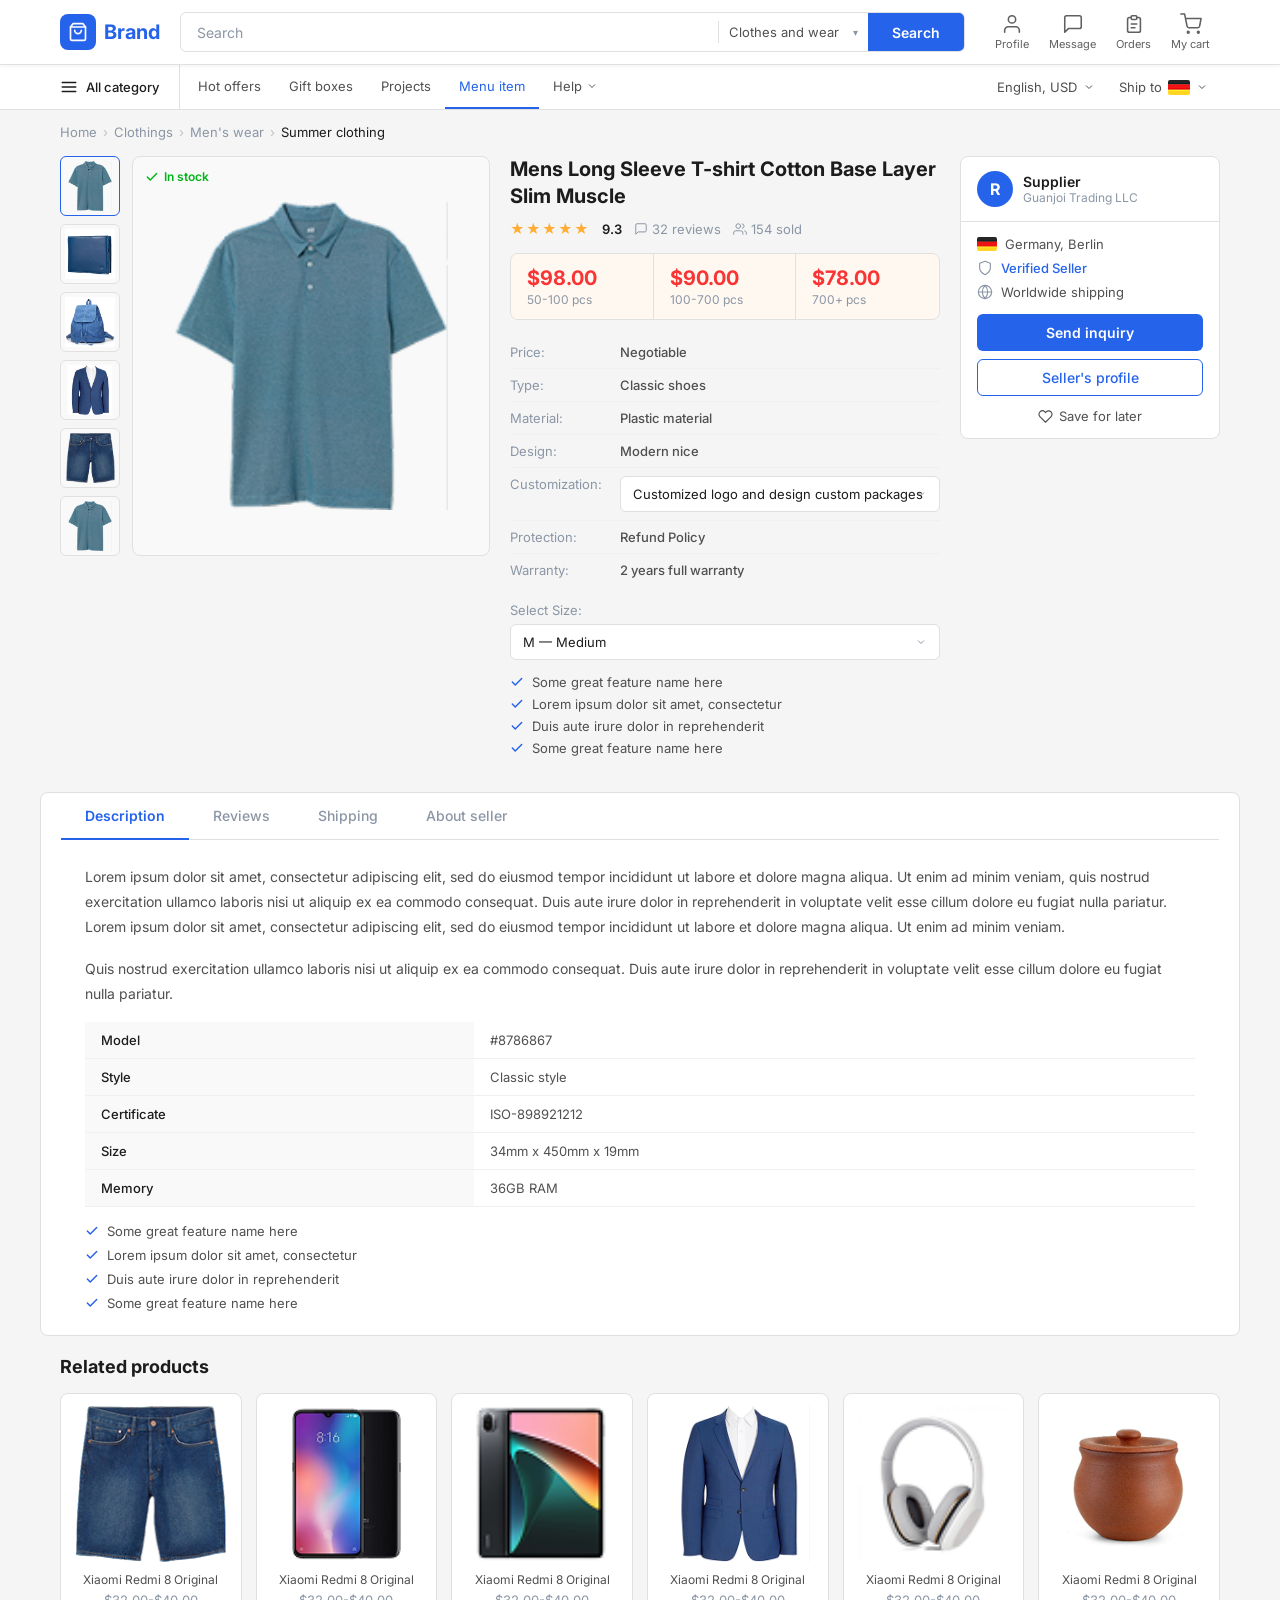
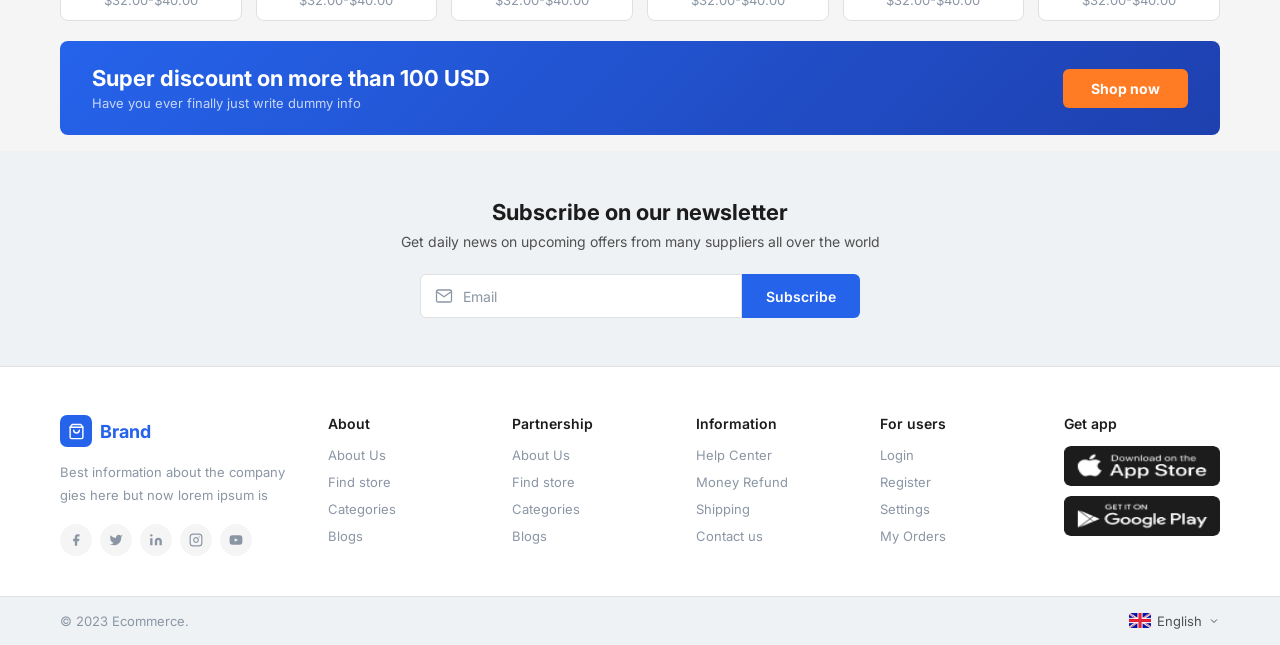
<file: week_03/product.html>
<!DOCTYPE html>
<html lang="en">
<head>
  <meta charset="UTF-8"/>
  <meta name="viewport" content="width=device-width,initial-scale=1.0"/>
  <title>Brand — Mens Long Sleeve T-shirt</title>
  <link rel="preconnect" href="https://fonts.googleapis.com"/>
  <link rel="preconnect" href="https://fonts.gstatic.com" crossorigin/>
  <link href="https://fonts.googleapis.com/css2?family=Inter:wght@400;500;600;700&display=swap" rel="stylesheet"/>
  <link rel="stylesheet" href="css/style.css"/>
</head>
<body>

<div class="toast" id="toast"><span class="toast-icon" id="toastIcon">✓</span><span id="toastMsg">Done!</span></div>

<header class="header">
  <div class="header-inner">
    <a class="logo" href="index.html">
      <div class="logo-box"><svg viewBox="0 0 24 24"><path d="M6 2L3 6v14a2 2 0 002 2h14a2 2 0 002-2V6l-3-4z"/><line x1="3" y1="6" x2="21" y2="6"/><path d="M16 10a4 4 0 01-8 0"/></svg></div>
      <span class="logo-name">Brand</span>
    </a>
    <div class="search-bar">
      <input class="search-input" type="text" id="searchInput" placeholder="Search" autocomplete="off"/>
      <div class="search-sep"></div>
      <div class="search-cat">
        <select id="searchCat">
          <option>All category</option>
          <option selected>Clothes and wear</option>
          <option>Computer and tech</option>
          <option>Home interiors</option>
        </select>
        <span class="arr">&#9662;</span>
      </div>
      <button class="search-btn" onclick="window.location.href='products.html'">Search</button>
    </div>
    <div class="header-icons">
      <a href="#" class="hicon"><svg viewBox="0 0 24 24"><path d="M20 21v-2a4 4 0 00-4-4H8a4 4 0 00-4 4v2"/><circle cx="12" cy="7" r="4"/></svg><span>Profile</span></a>
      <a href="#" class="hicon"><svg viewBox="0 0 24 24"><path d="M21 15a2 2 0 01-2 2H7l-4 4V5a2 2 0 012-2h14a2 2 0 012 2z"/></svg><span>Message</span></a>
      <a href="#" class="hicon"><svg viewBox="0 0 24 24"><path d="M9 5H7a2 2 0 00-2 2v12a2 2 0 002 2h10a2 2 0 002-2V7a2 2 0 00-2-2h-2"/><rect x="9" y="3" width="6" height="4" rx="1"/><line x1="9" y1="12" x2="15" y2="12"/><line x1="9" y1="16" x2="13" y2="16"/></svg><span>Orders</span></a>
      <a href="#" class="hicon"><svg viewBox="0 0 24 24"><circle cx="9" cy="21" r="1"/><circle cx="20" cy="21" r="1"/><path d="M1 1h4l2.68 13.39a2 2 0 002 1.61h9.72a2 2 0 002-1.61L23 6H6"/></svg><span>My cart</span></a>
    </div>
  </div>
</header>

<nav class="navbar">
  <div class="navbar-inner">
    <div class="nav-left">
      <button class="nav-allcat"><svg viewBox="0 0 24 24"><line x1="3" y1="6" x2="21" y2="6"/><line x1="3" y1="12" x2="21" y2="12"/><line x1="3" y1="18" x2="21" y2="18"/></svg>All category</button>
      <div class="nav-links">
        <a href="index.html">Hot offers</a>
        <a href="#">Gift boxes</a>
        <a href="#">Projects</a>
        <a href="#" class="active">Menu item</a>
        <a href="#">Help <svg viewBox="0 0 24 24"><polyline points="6 9 12 15 18 9"/></svg></a>
      </div>
    </div>
    <div class="nav-right">
      <button class="nav-rbtn">English, USD <svg viewBox="0 0 24 24"><polyline points="6 9 12 15 18 9"/></svg></button>
      <button class="nav-rbtn">Ship to <img class="nav-flag" src="assets/flags/DE@2x.png" alt="DE"/> <svg viewBox="0 0 24 24"><polyline points="6 9 12 15 18 9"/></svg></button>
    </div>
  </div>
</nav>

<div class="breadcrumb">
  <a href="index.html">Home</a><span class="sep">›</span>
  <a href="products.html">Clothings</a><span class="sep">›</span>
  <a href="products.html">Men's wear</a><span class="sep">›</span>
  <span class="cur">Summer clothing</span>
</div>

<div class="detail-wrapper">

  <div class="gallery">
    <div class="gallery-thumbs">
      <div class="thumb active" onclick="switchImg(this,'assets/images/shirt1.png')"><img src="assets/images/shirt1.png" alt="View 1"/></div>
      <div class="thumb" onclick="switchImg(this,'assets/images/shirt2.png')"><img src="assets/images/shirt2.png" alt="View 2"/></div>
      <div class="thumb" onclick="switchImg(this,'assets/images/shirt3.png')"><img src="assets/images/shirt3.png" alt="View 3"/></div>
      <div class="thumb" onclick="switchImg(this,'assets/images/shirt4.png')"><img src="assets/images/shirt4.png" alt="View 4"/></div>
      <div class="thumb" onclick="switchImg(this,'assets/images/shirt5.png')"><img src="assets/images/shirt5.png" alt="View 5"/></div>
      <div class="thumb" onclick="switchImg(this,'assets/images/tshirt.png')"><img src="assets/images/tshirt.png" alt="View 6"/></div>
    </div>
    <div class="gallery-main">
      <div class="in-stock-badge">
        <svg viewBox="0 0 24 24"><polyline points="20 6 9 17 4 12"/></svg>
        In stock
      </div>
      <img src="assets/images/shirt1.png" alt="Product Main" id="mainImg"/>
    </div>
  </div>

  <div class="product-info">
    <h1 class="product-title">Mens Long Sleeve T-shirt Cotton Base Layer Slim Muscle</h1>

    <div class="product-meta">
      <span class="prod-stars">★★★★★</span>
      <span class="prod-rating-val">9.3</span>
      <span class="prod-reviews">
        <svg viewBox="0 0 24 24"><path d="M21 15a2 2 0 01-2 2H7l-4 4V5a2 2 0 012-2h14a2 2 0 012 2z"/></svg>
        32 reviews
      </span>
      <span class="prod-sold">
        <svg viewBox="0 0 24 24"><path d="M17 21v-2a4 4 0 00-4-4H5a4 4 0 00-4 4v2"/><circle cx="9" cy="7" r="4"/><path d="M23 21v-2a4 4 0 00-3-3.87"/><path d="M16 3.13a4 4 0 010 7.75"/></svg>
        154 sold
      </span>
    </div>

    <div class="price-tiers">
      <div class="tier">
        <div class="tier-price">$98.00</div>
        <div class="tier-qty">50-100 pcs</div>
      </div>
      <div class="tier">
        <div class="tier-price">$90.00</div>
        <div class="tier-qty">100-700 pcs</div>
      </div>
      <div class="tier">
        <div class="tier-price">$78.00</div>
        <div class="tier-qty">700+ pcs</div>
      </div>
    </div>

    <table class="spec-table">
      <tr><td>Price:</td><td>Negotiable</td></tr>
      <tr><td>Type:</td><td>Classic shoes</td></tr>
      <tr><td>Material:</td><td>Plastic material</td></tr>
      <tr><td>Design:</td><td>Modern nice</td></tr>
      <tr>
        <td>Customization:</td>
        <td>
          <select class="size-dropdown" id="customizationSelect" onchange="handleCustomization(this)">
            <option value="">Customized logo and design custom packages</option>
            <option value="logo">Logo only</option>
            <option value="design">Custom design</option>
            <option value="both">Logo + Design</option>
            <option value="none">No customization</option>
          </select>
        </td>
      </tr>
      <tr><td>Protection:</td><td>Refund Policy</td></tr>
      <tr><td>Warranty:</td><td>2 years full warranty</td></tr>
    </table>

    <div class="size-section">
      <label>Select Size:</label>
      <select class="size-dropdown" id="sizeSelect" onchange="handleSize(this)">
        <option value="">-- Choose a size --</option>
        <option value="XS">XS — Extra Small</option>
        <option value="S">S — Small</option>
        <option value="M" selected>M — Medium</option>
        <option value="L">L — Large</option>
        <option value="XL">XL — Extra Large</option>
        <option value="XXL">XXL — Double Extra Large</option>
      </select>
    </div>


    <div class="feature-list">
      <div class="feature-item"><svg viewBox="0 0 24 24"><polyline points="20 6 9 17 4 12"/></svg>Some great feature name here</div>
      <div class="feature-item"><svg viewBox="0 0 24 24"><polyline points="20 6 9 17 4 12"/></svg>Lorem ipsum dolor sit amet, consectetur</div>
      <div class="feature-item"><svg viewBox="0 0 24 24"><polyline points="20 6 9 17 4 12"/></svg>Duis aute irure dolor in reprehenderit</div>
      <div class="feature-item"><svg viewBox="0 0 24 24"><polyline points="20 6 9 17 4 12"/></svg>Some great feature name here</div>
    </div>
  </div>

  
  <div class="supplier-card">
    <div class="supplier-header">
      <div class="supplier-avatar">R</div>
      <div>
        <div class="supplier-name">Supplier</div>
        <div style="font-size:12px;color:#8B96A5;">Guanjoi Trading LLC</div>
      </div>
    </div>
    <div class="supplier-body">
      <div class="supplier-meta">
        <div class="supplier-meta-item">
          <img src="assets/flags/DE@2x.png" style="width:20px;height:14px;border-radius:2px;" alt="DE"/>
          Germany, Berlin
        </div>
        <div class="supplier-meta-item">
          <svg viewBox="0 0 24 24"><path d="M12 22s8-4 8-10V5l-8-3-8 3v7c0 6 8 10 8 10z"/></svg>
          <span class="verified">Verified Seller</span>
        </div>
        <div class="supplier-meta-item">
          <svg viewBox="0 0 24 24"><circle cx="12" cy="12" r="10"/><line x1="2" y1="12" x2="22" y2="12"/><path d="M12 2a15.3 15.3 0 014 10 15.3 15.3 0 01-4 10 15.3 15.3 0 01-4-10 15.3 15.3 0 014-10z"/></svg>
          <span class="shipping">Worldwide shipping</span>
        </div>
      </div>
      <button class="send-inquiry-btn" onclick="showToast('Inquiry sent!','✓')">Send inquiry</button>
      <button class="seller-profile-btn" onclick="showToast('Opening seller profile...','👤')">Seller's profile</button>
      <div class="save-later" onclick="toggleSave(this)">
        <svg viewBox="0 0 24 24" id="saveIcon"><path d="M20.84 4.61a5.5 5.5 0 00-7.78 0L12 5.67l-1.06-1.06a5.5 5.5 0 00-7.78 7.78l1.06 1.06L12 21.23l7.78-7.78 1.06-1.06a5.5 5.5 0 000-7.78z"/></svg>
        <span id="saveText">Save for later</span>
      </div>
    </div>
  </div>

</div>

<div class="tabs-section">
  <div class="tab-nav">
    <button class="tab-btn active" onclick="openTab(event,'tab-desc')">Description</button>
    <button class="tab-btn" onclick="openTab(event,'tab-reviews')">Reviews</button>
    <button class="tab-btn" onclick="openTab(event,'tab-shipping')">Shipping</button>
    <button class="tab-btn" onclick="openTab(event,'tab-seller')">About seller</button>
  </div>

  <div id="tab-desc" class="tab-panel active">
    <p class="desc-text">Lorem ipsum dolor sit amet, consectetur adipiscing elit, sed do eiusmod tempor incididunt ut labore et dolore magna aliqua. Ut enim ad minim veniam, quis nostrud exercitation ullamco laboris nisi ut aliquip ex ea commodo consequat. Duis aute irure dolor in reprehenderit in voluptate velit esse cillum dolore eu fugiat nulla pariatur. Lorem ipsum dolor sit amet, consectetur adipiscing elit, sed do eiusmod tempor incididunt ut labore et dolore magna aliqua. Ut enim ad minim veniam.</p>
    <p class="desc-text">Quis nostrud exercitation ullamco laboris nisi ut aliquip ex ea commodo consequat. Duis aute irure dolor in reprehenderit in voluptate velit esse cillum dolore eu fugiat nulla pariatur.</p>
    <table class="desc-spec-table">
      <tr><td>Model</td><td>#8786867</td></tr>
      <tr><td>Style</td><td>Classic style</td></tr>
      <tr><td>Certificate</td><td>ISO-898921212</td></tr>
      <tr><td>Size</td><td>34mm x 450mm x 19mm</td></tr>
      <tr><td>Memory</td><td>36GB RAM</td></tr>
    </table>
    <div class="desc-feature-list">
      <div class="desc-feature-item"><svg viewBox="0 0 24 24"><polyline points="20 6 9 17 4 12"/></svg>Some great feature name here</div>
      <div class="desc-feature-item"><svg viewBox="0 0 24 24"><polyline points="20 6 9 17 4 12"/></svg>Lorem ipsum dolor sit amet, consectetur</div>
      <div class="desc-feature-item"><svg viewBox="0 0 24 24"><polyline points="20 6 9 17 4 12"/></svg>Duis aute irure dolor in reprehenderit</div>
      <div class="desc-feature-item"><svg viewBox="0 0 24 24"><polyline points="20 6 9 17 4 12"/></svg>Some great feature name here</div>
    </div>
  </div>

  <div id="tab-reviews" class="tab-panel">
    <div class="reviews-layout">
      <!-- Summary -->
      <div class="reviews-summary">
        <div class="reviews-score">9.3</div>
        <div class="reviews-stars">★★★★★</div>
        <div class="reviews-total">32 reviews</div>
        <div style="margin-top:20px;">
          <div class="rating-bars">
            <div class="rating-bar-row"><span style="width:32px;text-align:right;">5 ★</span><div class="bar-track"><div class="bar-fill" style="width:78%"></div></div><span>25</span></div>
            <div class="rating-bar-row"><span style="width:32px;text-align:right;">4 ★</span><div class="bar-track"><div class="bar-fill" style="width:15%"></div></div><span>5</span></div>
            <div class="rating-bar-row"><span style="width:32px;text-align:right;">3 ★</span><div class="bar-track"><div class="bar-fill" style="width:6%"></div></div><span>2</span></div>
            <div class="rating-bar-row"><span style="width:32px;text-align:right;">2 ★</span><div class="bar-track"><div class="bar-fill" style="width:0%"></div></div><span>0</span></div>
            <div class="rating-bar-row"><span style="width:32px;text-align:right;">1 ★</span><div class="bar-track"><div class="bar-fill" style="width:0%"></div></div><span>0</span></div>
          </div>
        </div>
      </div>
    
      <div>
        <div class="review-list">
          <div class="review-card">
            <div class="review-card-top">
              <div class="reviewer-info">
                <div class="reviewer-avatar" style="background:#2563EB;">A</div>
                <div><div class="reviewer-name">Ahmed K.</div><div class="reviewer-date">15 Jan 2024</div></div>
              </div>
              <span class="review-stars">★★★★★</span>
            </div>
            <p class="review-text">Excellent quality T-shirt! The fabric is very soft and comfortable. Size fits perfectly. Very happy with this purchase. Will definitely order more.</p>
            <div class="review-helpful">Was this helpful? <button class="helpful-btn" onclick="markHelpful(this)">👍 Yes (12)</button> <button class="helpful-btn">👎 No (1)</button></div>
          </div>
          <div class="review-card">
            <div class="review-card-top">
              <div class="reviewer-info">
                <div class="reviewer-avatar" style="background:#FF7B24;">S</div>
                <div><div class="reviewer-name">Sara M.</div><div class="reviewer-date">10 Jan 2024</div></div>
              </div>
              <span class="review-stars">★★★★★</span>
            </div>
            <p class="review-text">Great product! Fast shipping and well packaged. The shirt looks exactly like in the photos. Good stitching and the colors are vibrant.</p>
            <div class="review-helpful">Was this helpful? <button class="helpful-btn" onclick="markHelpful(this)">👍 Yes (8)</button> <button class="helpful-btn">👎 No (0)</button></div>
          </div>
          <div class="review-card">
            <div class="review-card-top">
              <div class="reviewer-info">
                <div class="reviewer-avatar" style="background:#00B517;">U</div>
                <div><div class="reviewer-name">Usman R.</div><div class="reviewer-date">5 Jan 2024</div></div>
              </div>
              <span class="review-stars">★★★★☆</span>
            </div>
            <p class="review-text">Good quality overall. The material is comfortable for daily wear. Only reason for 4 stars is delivery took a bit longer than expected, but the product itself is great.</p>
            <div class="review-helpful">Was this helpful? <button class="helpful-btn" onclick="markHelpful(this)">👍 Yes (5)</button> <button class="helpful-btn">👎 No (2)</button></div>
          </div>
        </div>

        <div class="write-review">
          <h4>Write a Review</h4>
          <!-- Interactive star rating input -->
          <div class="star-input" id="starInput">
            <span onclick="setRating(1)">★</span>
            <span onclick="setRating(2)">★</span>
            <span onclick="setRating(3)">★</span>
            <span onclick="setRating(4)">★</span>
            <span onclick="setRating(5)">★</span>
          </div>
          <div class="review-form">
            <div class="review-form-row">
              <input type="text" placeholder="Your name" id="reviewName"/>
              <input type="email" placeholder="Email address" id="reviewEmail"/>
            </div>
            <input type="text" placeholder="Review title" id="reviewTitle"/>
            <textarea placeholder="Share your experience with this product..." id="reviewText"></textarea>
            <button class="submit-review-btn" onclick="submitReview()">Submit Review</button>
          </div>
        </div>
      </div>
    </div>
  </div>

  <div id="tab-shipping" class="tab-panel">
    <div class="shipping-grid">
      <div>
        <h4 style="font-size:15px;font-weight:600;margin-bottom:14px;color:#1C1C1C;">Shipping options</h4>
        <table class="shipping-table">
          <tr><td>Standard shipping</td><td>Free (7–15 business days)</td></tr>
          <tr><td>Express shipping</td><td>$12.99 (3–5 business days)</td></tr>
          <tr><td>Overnight shipping</td><td>$24.99 (1–2 business days)</td></tr>
          <tr><td>International</td><td>From $14.99 (10–21 days)</td></tr>
        </table>
      </div>
      <div>
        <h4 style="font-size:15px;font-weight:600;margin-bottom:14px;color:#1C1C1C;">Returns policy</h4>
        <div class="desc-feature-list">
          <div class="desc-feature-item"><svg viewBox="0 0 24 24"><polyline points="20 6 9 17 4 12"/></svg>30-day hassle-free return policy</div>
          <div class="desc-feature-item"><svg viewBox="0 0 24 24"><polyline points="20 6 9 17 4 12"/></svg>Original packaging required</div>
          <div class="desc-feature-item"><svg viewBox="0 0 24 24"><polyline points="20 6 9 17 4 12"/></svg>Full refund within 5–7 business days</div>
          <div class="desc-feature-item"><svg viewBox="0 0 24 24"><polyline points="20 6 9 17 4 12"/></svg>Free return shipping label provided</div>
        </div>
      </div>
    </div>
  </div>

  <div id="tab-seller" class="tab-panel">
    <div class="about-seller">
      <div>
        <h4 style="font-size:15px;font-weight:600;margin-bottom:14px;color:#1C1C1C;">Seller information</h4>
        <div class="seller-detail-row"><span class="sdlabel">Company:</span><span class="sdval">Guanjoi Trading LLC</span></div>
        <div class="seller-detail-row"><span class="sdlabel">Location:</span><span class="sdval">Germany, Berlin</span></div>
        <div class="seller-detail-row"><span class="sdlabel">Member since:</span><span class="sdval">January 2020</span></div>
        <div class="seller-detail-row"><span class="sdlabel">Total sales:</span><span class="sdval">12,400+</span></div>
        <div class="seller-detail-row"><span class="sdlabel">Response rate:</span><span class="sdval">98%</span></div>
        <div class="seller-detail-row"><span class="sdlabel">Response time:</span><span class="sdval">Within 2 hours</span></div>
      </div>
      <div>
        <h4 style="font-size:15px;font-weight:600;margin-bottom:14px;color:#1C1C1C;">Seller stats</h4>
        <div class="seller-detail-row"><span class="sdlabel">Verified seller:</span><span class="sdval" style="color:#2563EB;">✓ Yes</span></div>
        <div class="seller-detail-row"><span class="sdlabel">Worldwide ship:</span><span class="sdval" style="color:#00B517;">✓ Available</span></div>
        <div class="seller-detail-row"><span class="sdlabel">Positive feedback:</span><span class="sdval">96.8%</span></div>
        <div class="seller-detail-row"><span class="sdlabel">Products:</span><span class="sdval">340+ listings</span></div>
      </div>
    </div>
  </div>

</div>

<div class="related-section">
  <h2 class="section-title">Related products</h2>
  <div class="related-grid">
    <div class="rel-card" onclick="window.location.reload()"><img src="assets/images/bag.png" alt="Bag"/><div class="rel-card-name">Xiaomi Redmi 8 Original</div><div class="rel-card-price">$32.00-$40.00</div></div>
    <div class="rel-card" onclick="window.location.reload()"><img src="assets/images/watch.png" alt="Watch"/><div class="rel-card-name">Xiaomi Redmi 8 Original</div><div class="rel-card-price">$32.00-$40.00</div></div>
    <div class="rel-card" onclick="window.location.reload()"><img src="assets/images/headphones.png" alt="Head"/><div class="rel-card-name">Xiaomi Redmi 8 Original</div><div class="rel-card-price">$32.00-$40.00</div></div>
    <div class="rel-card" onclick="window.location.reload()"><img src="assets/images/jeans.png" alt="Jeans"/><div class="rel-card-name">Xiaomi Redmi 8 Original</div><div class="rel-card-price">$32.00-$40.00</div></div>
    <div class="rel-card" onclick="window.location.reload()"><img src="assets/images/speaker.png" alt="Kettle"/><div class="rel-card-name">Xiaomi Redmi 8 Original</div><div class="rel-card-price">$32.00-$40.00</div></div>
    <div class="rel-card" onclick="window.location.reload()"><img src="assets/images/wallet.png" alt="Rack"/><div class="rel-card-name">Xiaomi Redmi 8 Original</div><div class="rel-card-price">$32.00-$40.00</div></div>
  </div>
</div>

<div class="discount-banner">
  <div class="discount-banner-inner">
    <div class="discount-text">
      <h3>Super discount on more than 100 USD</h3>
      <p>Have you ever finally just write dummy info</p>
    </div>
    <button class="shop-now-btn" onclick="window.location.href='products.html'">Shop now</button>
  </div>
</div>

<section class="newsletter">
  <h3>Subscribe on our newsletter</h3>
  <p>Get daily news on upcoming offers from many suppliers all over the world</p>
  <div class="nl-form">
    <div class="nl-input-wrap"><svg viewBox="0 0 24 24"><path d="M4 4h16c1.1 0 2 .9 2 2v12c0 1.1-.9 2-2 2H4c-1.1 0-2-.9-2-2V6c0-1.1.9-2 2-2z"/><polyline points="22,6 12,13 2,6"/></svg><input type="email" id="nlEmail" placeholder="Email"/></div>
    <button class="nl-btn" onclick="subscribeNl()">Subscribe</button>
  </div>
</section>

<footer>
  <div class="footer-main">
    <div class="footer-grid">
      <div class="fcol">
        <div class="fbrand-logo"><div class="logo-box"><svg viewBox="0 0 24 24"><path d="M6 2L3 6v14a2 2 0 002 2h14a2 2 0 002-2V6l-3-4z"/><line x1="3" y1="6" x2="21" y2="6"/><path d="M16 10a4 4 0 01-8 0"/></svg></div><span class="logo-name">Brand</span></div>
        <p class="fbrand-desc">Best information about the company gies here but now lorem ipsum is</p>
        <div class="socials">
          <button class="soc-btn"><svg viewBox="0 0 24 24"><path d="M18 2h-3a5 5 0 00-5 5v3H7v4h3v8h4v-8h3l1-4h-4V7a1 1 0 011-1h3z"/></svg></button>
          <button class="soc-btn"><svg viewBox="0 0 24 24"><path d="M23 3a10.9 10.9 0 01-3.14 1.53 4.48 4.48 0 00-7.86 3v1A10.66 10.66 0 013 4s-4 9 5 13a11.64 11.64 0 01-7 2c9 5 20 0 20-11.5a4.5 4.5 0 00-.08-.83A7.72 7.72 0 0023 3z"/></svg></button>
          <button class="soc-btn"><svg viewBox="0 0 24 24"><path d="M16 8a6 6 0 016 6v7h-4v-7a2 2 0 00-2-2 2 2 0 00-2 2v7h-4v-7a6 6 0 016-6zM2 9h4v12H2z"/><circle cx="4" cy="4" r="2"/></svg></button>
          <button class="soc-btn insta"><svg viewBox="0 0 24 24"><rect x="2" y="2" width="20" height="20" rx="5" ry="5"/><path d="M16 11.37A4 4 0 1112.63 8 4 4 0 0116 11.37z"/><line x1="17.5" y1="6.5" x2="17.51" y2="6.5"/></svg></button>
          <button class="soc-btn"><svg viewBox="0 0 24 24"><path d="M22.54 6.42a2.78 2.78 0 00-1.95-1.96C18.88 4 12 4 12 4s-6.88 0-8.59.46a2.78 2.78 0 00-1.95 1.96A29 29 0 001 12a29 29 0 00.46 5.58A2.78 2.78 0 003.41 19.54C5.12 20 12 20 12 20s6.88 0 8.59-.46a2.78 2.78 0 001.95-1.96A29 29 0 0023 12a29 29 0 00-.46-5.58z"/><polygon points="9.75 15.02 15.5 12 9.75 8.98 9.75 15.02" style="fill:#F5F5F5"/></svg></button>
        </div>
      </div>
      <div class="fcol"><h5>About</h5><ul><li><a href="#">About Us</a></li><li><a href="#">Find store</a></li><li><a href="#">Categories</a></li><li><a href="#">Blogs</a></li></ul></div>
      <div class="fcol"><h5>Partnership</h5><ul><li><a href="#">About Us</a></li><li><a href="#">Find store</a></li><li><a href="#">Categories</a></li><li><a href="#">Blogs</a></li></ul></div>
      <div class="fcol"><h5>Information</h5><ul><li><a href="#">Help Center</a></li><li><a href="#">Money Refund</a></li><li><a href="#">Shipping</a></li><li><a href="#">Contact us</a></li></ul></div>
      <div class="fcol"><h5>For users</h5><ul><li><a href="#">Login</a></li><li><a href="#">Register</a></li><li><a href="#">Settings</a></li><li><a href="#">My Orders</a></li></ul></div>
      <div class="fcol"><h5>Get app</h5><div class="app-btns"><img src="assets/images/appstore.png" alt="App Store"/><img src="assets/images/googleplay.png" alt="Google Play"/></div></div>
    </div>
  </div>
  <div class="footer-bottom"><div class="footer-bottom-inner"><p class="fcopy">&copy; 2023 Ecommerce.</p><div class="flang"><img src="assets/flags/GB@2x.png" alt="English"/>English<svg viewBox="0 0 24 24"><polyline points="6 9 12 15 18 9"/></svg></div></div></div>
</footer>

<script src="js/product.js"></script>
</body>
</html>
</file>
<file: css/style.css>
/* ============================================================
   WEEK 1 — Header & Footer
   Exact match to Figma: Ecommerce Web Design (Alibaba style)
   
   Design tokens from Figma screenshots:
   - Primary Blue : #2563EB / #1C6EE8
   - Orange       : #FF7B24 (promo button)
   - Teal         : #26A7A7 (secondary promo)
   - Text Dark    : #1C1C1C
   - Text Mid     : #505050
   - Text Grey    : #8B96A5
   - Border       : #E0E0E0
   - BG Light     : #F5F5F5
   - White        : #FFFFFF
   - Font         : Inter (Google Fonts)
============================================================ */

/* ---------- RESET ---------- */
*, *::before, *::after {
  margin: 0;
  padding: 0;
  box-sizing: border-box;
}

html { scroll-behavior: smooth; }

body {
  font-family: 'Inter', sans-serif;
  font-size: 14px;
  color: #1C1C1C;
  background: #F5F5F5;
  -webkit-font-smoothing: antialiased;
}

a { text-decoration: none; color: inherit; }
ul, ol { list-style: none; }
img { display: block; max-width: 100%; }
button { font-family: 'Inter', sans-serif; cursor: pointer; border: none; background: none; }

/* ---------- CONTAINER ---------- */
.container {
  max-width: 1200px;
  margin: 0 auto;
  padding: 0 20px;
}

/* ============================================================
   HEADER
   Figma: white bg | logo left | search center | icons right
   Height: ~64px
============================================================ */
.header {
  background: #FFFFFF;
  border-bottom: 1px solid #E0E0E0;
  position: sticky;
  top: 0;
  z-index: 999;
  box-shadow: 0 1px 4px rgba(0,0,0,0.06);
}

.header-inner {
  max-width: 1200px;
  margin: 0 auto;
  padding: 0 20px;
  height: 64px;
  display: flex;
  align-items: center;
  gap: 24px;
}

/* --- Logo --- */
/* Figma: blue shopping bag icon + "Brand" in blue text */
.header-logo {
  display: flex;
  align-items: center;
  gap: 8px;
  flex-shrink: 0;
  text-decoration: none;
}

.logo-icon {
  width: 36px;
  height: 36px;
  background: #2563EB;
  border-radius: 8px;
  display: flex;
  align-items: center;
  justify-content: center;
  flex-shrink: 0;
}

.logo-icon svg {
  width: 20px;
  height: 20px;
  fill: none;
  stroke: #fff;
  stroke-width: 2;
  stroke-linecap: round;
  stroke-linejoin: round;
}

.logo-text {
  font-size: 20px;
  font-weight: 700;
  color: #2563EB;
  letter-spacing: -0.3px;
}

/* --- Search Bar ---
   Figma: input | "All category" dropdown | blue Search button
   Full width between logo and icons
*/
.header-search {
  flex: 1;
  display: flex;
  align-items: stretch;
  height: 40px;
  border: 1.5px solid #E0E0E0;
  border-radius: 6px;
  overflow: hidden;
  background: #fff;
  transition: border-color 0.2s;
}

.header-search:focus-within {
  border-color: #2563EB;
}

/* Search text input */
.search-text-input {
  flex: 1;
  border: none;
  outline: none;
  padding: 0 16px;
  font-size: 14px;
  font-family: 'Inter', sans-serif;
  color: #1C1C1C;
  background: transparent;
  min-width: 0;
}

.search-text-input::placeholder {
  color: #8B96A5;
}

/* Divider between input and dropdown */
.search-divider {
  width: 1px;
  background: #E0E0E0;
  margin: 8px 0;
  flex-shrink: 0;
}

/* Category dropdown */
.search-category-wrap {
  display: flex;
  align-items: center;
  padding: 0 8px 0 12px;
  gap: 4px;
  flex-shrink: 0;
  background: #fff;
}

.search-category-wrap select {
  border: none;
  outline: none;
  font-size: 13px;
  font-family: 'Inter', sans-serif;
  color: #505050;
  background: transparent;
  cursor: pointer;
  appearance: none;
  -webkit-appearance: none;
  padding-right: 4px;
}

.search-category-wrap .drop-arrow {
  font-size: 10px;
  color: #8B96A5;
  pointer-events: none;
}

/* Blue Search button */
.search-submit-btn {
  background: #2563EB;
  color: #fff;
  border: none;
  padding: 0 24px;
  font-size: 15px;
  font-weight: 600;
  font-family: 'Inter', sans-serif;
  cursor: pointer;
  transition: background 0.2s;
  flex-shrink: 0;
  white-space: nowrap;
}

.search-submit-btn:hover {
  background: #1D4ED8;
}

/* --- Header Right Icons ---
   Figma: Profile | Message | Orders | My cart
   Grey icons with labels underneath
*/
.header-icons {
  display: flex;
  align-items: center;
  gap: 4px;
  flex-shrink: 0;
}

.header-icon-btn {
  display: flex;
  flex-direction: column;
  align-items: center;
  justify-content: center;
  gap: 2px;
  padding: 6px 10px;
  border-radius: 6px;
  color: #606060;
  text-decoration: none;
  transition: background 0.15s, color 0.15s;
  min-width: 52px;
  position: relative;
}

.header-icon-btn:hover {
  background: #F5F5F5;
  color: #2563EB;
}

.header-icon-btn svg {
  width: 22px;
  height: 22px;
  stroke: currentColor;
  fill: none;
  stroke-width: 1.7;
  stroke-linecap: round;
  stroke-linejoin: round;
  flex-shrink: 0;
}

.header-icon-btn span {
  font-size: 11px;
  color: #606060;
  white-space: nowrap;
  line-height: 1;
}

.header-icon-btn:hover span {
  color: #2563EB;
}

/* ============================================================
   NAVBAR
   Figma: white bg | ≡ All category | links | English,USD | Ship to 🇩🇪
   Height: ~44px
============================================================ */
.navbar {
  background: #FFFFFF;
  border-bottom: 1px solid #E0E0E0;
}

.navbar-inner {
  max-width: 1200px;
  margin: 0 auto;
  padding: 0 20px;
  height: 44px;
  display: flex;
  align-items: center;
  justify-content: space-between;
}

.navbar-left {
  display: flex;
  align-items: center;
  gap: 0;
}

/* ≡ All category button */
.navbar-all-cat {
  display: flex;
  align-items: center;
  gap: 8px;
  padding: 0 20px 0 0;
  height: 44px;
  font-size: 13px;
  font-weight: 500;
  color: #1C1C1C;
  cursor: pointer;
  border: none;
  background: none;
  border-right: 1px solid #E0E0E0;
  margin-right: 8px;
  white-space: nowrap;
  transition: color 0.15s;
}

.navbar-all-cat:hover { color: #2563EB; }

.navbar-all-cat svg {
  width: 18px;
  height: 18px;
  stroke: currentColor;
  fill: none;
  stroke-width: 2;
  stroke-linecap: round;
}

/* Nav links */
.navbar-links {
  display: flex;
  align-items: center;
}

.navbar-links a {
  display: flex;
  align-items: center;
  gap: 4px;
  padding: 0 14px;
  height: 44px;
  font-size: 13px;
  color: #505050;
  white-space: nowrap;
  border-bottom: 2px solid transparent;
  transition: color 0.15s, border-color 0.15s;
}

.navbar-links a:hover,
.navbar-links a.active {
  color: #2563EB;
  border-bottom-color: #2563EB;
}

.navbar-links a svg {
  width: 13px;
  height: 13px;
  stroke: currentColor;
  fill: none;
  stroke-width: 2;
}

/* Right side: language + ship to */
.navbar-right {
  display: flex;
  align-items: center;
  gap: 0;
}

.navbar-right-btn {
  display: flex;
  align-items: center;
  gap: 6px;
  padding: 0 14px;
  height: 44px;
  font-size: 13px;
  color: #505050;
  cursor: pointer;
  white-space: nowrap;
  border: none;
  background: none;
  transition: color 0.15s;
}

.navbar-right-btn:hover { color: #2563EB; }

.navbar-right-btn svg {
  width: 13px;
  height: 13px;
  stroke: currentColor;
  fill: none;
  stroke-width: 2;
}

.navbar-flag {
  width: 22px;
  height: 15px;
  object-fit: cover;
  border-radius: 2px;
}

/* ============================================================
   PAGE PLACEHOLDER (Week 1 demo content)
============================================================ */
.demo-area {
  max-width: 1200px;
  margin: 60px auto;
  padding: 0 20px;
  text-align: center;
}

.demo-box {
  background: #fff;
  border: 2px dashed #E0E0E0;
  border-radius: 12px;
  padding: 80px 40px;
}

.demo-badge {
  display: inline-block;
  background: #EFF6FF;
  color: #2563EB;
  font-size: 12px;
  font-weight: 700;
  padding: 4px 14px;
  border-radius: 20px;
  letter-spacing: 0.5px;
  text-transform: uppercase;
  margin-bottom: 16px;
}

.demo-box h2 {
  font-size: 24px;
  font-weight: 700;
  color: #1C1C1C;
  margin-bottom: 10px;
}

.demo-box p {
  font-size: 15px;
  color: #8B96A5;
  max-width: 500px;
  margin: 0 auto;
  line-height: 1.7;
}

/* ============================================================
   NEWSLETTER SECTION
   Figma: light grey bg | centered heading | email input + Subscribe btn
============================================================ */
.newsletter {
  background: #EFF2F4;
  padding: 48px 20px;
  text-align: center;
}

.newsletter h3 {
  font-size: 22px;
  font-weight: 700;
  color: #1C1C1C;
  margin-bottom: 8px;
}

.newsletter p {
  font-size: 14px;
  color: #505050;
  margin-bottom: 24px;
}

.newsletter-form {
  display: flex;
  align-items: center;
  justify-content: center;
  gap: 0;
  max-width: 440px;
  margin: 0 auto;
}

.newsletter-input-wrap {
  display: flex;
  align-items: center;
  gap: 10px;
  flex: 1;
  background: #fff;
  border: 1px solid #E0E0E0;
  border-radius: 6px 0 0 6px;
  padding: 0 16px;
  height: 44px;
}

.newsletter-input-wrap svg {
  width: 18px;
  height: 18px;
  stroke: #8B96A5;
  fill: none;
  stroke-width: 1.7;
  stroke-linecap: round;
  stroke-linejoin: round;
  flex-shrink: 0;
}

.newsletter-input-wrap input {
  border: none;
  outline: none;
  font-size: 14px;
  font-family: 'Inter', sans-serif;
  color: #1C1C1C;
  background: transparent;
  width: 100%;
}

.newsletter-input-wrap input::placeholder { color: #8B96A5; }

.newsletter-btn {
  background: #2563EB;
  color: #fff;
  border: none;
  padding: 0 24px;
  height: 44px;
  font-size: 14px;
  font-weight: 600;
  font-family: 'Inter', sans-serif;
  border-radius: 0 6px 6px 0;
  cursor: pointer;
  transition: background 0.2s;
  white-space: nowrap;
}

.newsletter-btn:hover { background: #1D4ED8; }

/* ============================================================
   FOOTER MAIN
   Figma: WHITE bg | 6 columns: Brand info | About | Partnership
          | Information | For users | Get app
============================================================ */
.footer-main {
  background: #FFFFFF;
  padding: 48px 0 40px;
  border-top: 1px solid #E0E0E0;
}

.footer-grid {
  max-width: 1200px;
  margin: 0 auto;
  padding: 0 20px;
  display: grid;
  grid-template-columns: 260px 1fr 1fr 1fr 1fr 1fr;
  gap: 32px;
}

/* Column 1 — Brand */
.footer-brand .brand-logo {
  display: flex;
  align-items: center;
  gap: 8px;
  margin-bottom: 16px;
  text-decoration: none;
}

.footer-brand .brand-logo .logo-icon {
  width: 32px;
  height: 32px;
  background: #2563EB;
  border-radius: 7px;
  display: flex;
  align-items: center;
  justify-content: center;
}

.footer-brand .brand-logo .logo-icon svg {
  width: 18px;
  height: 18px;
  stroke: #fff;
  fill: none;
  stroke-width: 2;
  stroke-linecap: round;
  stroke-linejoin: round;
}

.footer-brand .brand-logo .logo-text {
  font-size: 18px;
  font-weight: 700;
  color: #2563EB;
}

.footer-brand-desc {
  font-size: 13px;
  color: #8B96A5;
  line-height: 1.7;
  margin-bottom: 20px;
}

/* Social icons row */
.footer-socials {
  display: flex;
  gap: 8px;
}

.social-icon {
  width: 32px;
  height: 32px;
  border-radius: 50%;
  background: #F5F5F5;
  display: flex;
  align-items: center;
  justify-content: center;
  cursor: pointer;
  transition: background 0.2s, color 0.2s;
  color: #8B96A5;
  border: none;
}

.social-icon svg {
  width: 15px;
  height: 15px;
  fill: currentColor;
}

.social-icon:hover {
  background: #2563EB;
  color: #fff;
}

/* Footer Link Columns */
.footer-col h5 {
  font-size: 14px;
  font-weight: 600;
  color: #1C1C1C;
  margin-bottom: 16px;
}

.footer-col ul {
  display: flex;
  flex-direction: column;
  gap: 10px;
}

.footer-col ul li a {
  font-size: 13px;
  color: #8B96A5;
  transition: color 0.15s;
  line-height: 1.4;
}

.footer-col ul li a:hover { color: #2563EB; }

/* Get App Column */
.footer-app-col h5 {
  font-size: 14px;
  font-weight: 600;
  color: #1C1C1C;
  margin-bottom: 16px;
}

.app-store-btns {
  display: flex;
  flex-direction: column;
  gap: 10px;
}

.app-store-btns img {
  height: 40px;
  border-radius: 6px;
  cursor: pointer;
  transition: opacity 0.2s;
}

.app-store-btns img:hover { opacity: 0.85; }

/* ============================================================
   FOOTER BOTTOM BAR
   Figma: light grey bg | © 2023 Ecommerce. | English flag right
============================================================ */
.footer-bottom {
  background: #EFF2F4;
  border-top: 1px solid #E0E0E0;
  padding: 16px 0;
}

.footer-bottom-inner {
  max-width: 1200px;
  margin: 0 auto;
  padding: 0 20px;
  display: flex;
  align-items: center;
  justify-content: space-between;
}

.footer-copyright {
  font-size: 13px;
  color: #8B96A5;
}

.footer-lang {
  display: flex;
  align-items: center;
  gap: 6px;
  font-size: 13px;
  color: #505050;
  cursor: pointer;
}

.footer-lang img {
  width: 22px;
  height: 15px;
  object-fit: cover;
  border-radius: 2px;
}

.footer-lang svg {
  width: 13px;
  height: 13px;
  stroke: #505050;
  fill: none;
  stroke-width: 2;
}
</file>
<file: w2/css/style.css>
/* ============================================================
   WEEK 2 — Home Page + Product Listing Page
   Exact Figma: Ecommerce Web Design - Alibaba Style
============================================================ */
*,*::before,*::after{margin:0;padding:0;box-sizing:border-box;}
html{scroll-behavior:smooth;}
body{font-family:'Inter',sans-serif;font-size:14px;color:#1C1C1C;background:#F5F5F5;-webkit-font-smoothing:antialiased;}
a{text-decoration:none;color:inherit;}ul{list-style:none;}img{display:block;max-width:100%;}
button{font-family:'Inter',sans-serif;cursor:pointer;border:none;background:none;}

/* ── HEADER ── */
.header{background:#fff;border-bottom:1px solid #E0E0E0;position:sticky;top:0;z-index:999;box-shadow:0 1px 4px rgba(0,0,0,0.06);}
.header-inner{max-width:1200px;margin:0 auto;padding:0 20px;height:64px;display:flex;align-items:center;gap:20px;}
.logo{display:flex;align-items:center;gap:8px;flex-shrink:0;}
.logo-box{width:36px;height:36px;background:#2563EB;border-radius:8px;display:flex;align-items:center;justify-content:center;}
.logo-box svg{width:20px;height:20px;stroke:#fff;fill:none;stroke-width:2;stroke-linecap:round;stroke-linejoin:round;}
.logo-name{font-size:20px;font-weight:700;color:#2563EB;}
.search-bar{flex:1;height:40px;display:flex;align-items:stretch;border:1.5px solid #E0E0E0;border-radius:6px;overflow:hidden;transition:border-color .2s;}
.search-bar:focus-within{border-color:#2563EB;}
.search-input{flex:1;border:none;outline:none;padding:0 16px;font-size:14px;font-family:'Inter',sans-serif;color:#1C1C1C;background:transparent;}
.search-input::placeholder{color:#8B96A5;}
.search-sep{width:1px;background:#E0E0E0;margin:8px 0;}
.search-cat{display:flex;align-items:center;gap:4px;padding:0 10px;flex-shrink:0;}
.search-cat select{border:none;outline:none;font-size:13px;font-family:'Inter',sans-serif;color:#505050;background:transparent;cursor:pointer;appearance:none;}
.search-cat .arr{font-size:10px;color:#8B96A5;}
.search-btn{background:#2563EB;color:#fff;border:none;padding:0 24px;font-size:14px;font-weight:600;font-family:'Inter',sans-serif;cursor:pointer;transition:background .2s;}
.search-btn:hover{background:#1D4ED8;}
.header-icons{display:flex;align-items:center;flex-shrink:0;}
.hicon{display:flex;flex-direction:column;align-items:center;gap:2px;padding:6px 10px;border-radius:6px;color:#606060;text-decoration:none;transition:background .15s,color .15s;min-width:52px;}
.hicon:hover{background:#F5F5F5;color:#2563EB;}
.hicon svg{width:22px;height:22px;stroke:currentColor;fill:none;stroke-width:1.7;stroke-linecap:round;stroke-linejoin:round;}
.hicon span{font-size:11px;color:#606060;white-space:nowrap;}
.hicon:hover span{color:#2563EB;}

/* ── NAVBAR ── */
.navbar{background:#fff;border-bottom:1px solid #E0E0E0;}
.navbar-inner{max-width:1200px;margin:0 auto;padding:0 20px;height:44px;display:flex;align-items:center;justify-content:space-between;}
.nav-left{display:flex;align-items:center;}
.nav-allcat{display:flex;align-items:center;gap:8px;padding:0 20px 0 0;height:44px;font-size:13px;font-weight:500;color:#1C1C1C;cursor:pointer;border:none;background:none;border-right:1px solid #E0E0E0;margin-right:4px;white-space:nowrap;transition:color .15s;}
.nav-allcat:hover{color:#2563EB;}
.nav-allcat svg{width:18px;height:18px;stroke:currentColor;fill:none;stroke-width:2;stroke-linecap:round;}
.nav-links{display:flex;align-items:center;}
.nav-links a{display:flex;align-items:center;gap:4px;padding:0 14px;height:44px;font-size:13px;color:#505050;white-space:nowrap;border-bottom:2px solid transparent;transition:color .15s,border-color .15s;}
.nav-links a:hover,.nav-links a.active{color:#2563EB;border-bottom-color:#2563EB;}
.nav-links a svg{width:12px;height:12px;stroke:currentColor;fill:none;stroke-width:2;}
.nav-right{display:flex;align-items:center;}
.nav-rbtn{display:flex;align-items:center;gap:6px;padding:0 12px;height:44px;font-size:13px;color:#505050;cursor:pointer;border:none;background:none;white-space:nowrap;}
.nav-rbtn svg{width:12px;height:12px;stroke:currentColor;fill:none;stroke-width:2;}
.nav-flag{width:22px;height:15px;object-fit:cover;border-radius:2px;}

/* ── BREADCRUMB ── */
.breadcrumb{max-width:1200px;margin:14px auto 0;padding:0 20px;display:flex;align-items:center;gap:6px;font-size:13px;color:#8B96A5;}
.breadcrumb a{color:#8B96A5;transition:color .15s;}
.breadcrumb a:hover{color:#2563EB;}
.breadcrumb .sep{color:#C0C0C0;}
.breadcrumb .cur{color:#1C1C1C;}

/* ── HOME HERO SECTION ── */
.hero-section{max-width:1200px;margin:16px auto;padding:0 20px;display:grid;grid-template-columns:200px 1fr 200px;gap:12px;align-items:start;}

/* Sidebar */
.sidebar{background:#fff;border:1px solid #E0E0E0;border-radius:8px;overflow:hidden;}
.sidebar ul li a{display:flex;align-items:center;justify-content:space-between;padding:10px 16px;font-size:13px;color:#1C1C1C;border-bottom:1px solid #F0F0F0;transition:background .15s,color .15s;}
.sidebar ul li:last-child a{border-bottom:none;}
.sidebar ul li.active a,.sidebar ul li a:hover{background:#EFF6FF;color:#2563EB;}
.sidebar ul li a span{font-size:11px;color:#C0C0C0;}

/* Hero Banner */
.hero-banner{border-radius:8px;overflow:hidden;position:relative;background:#E8F4F0;min-height:280px;}
.hero-banner img{width:100%;height:280px;object-fit:cover;display:block;}
.hero-overlay{position:absolute;top:0;left:0;right:0;bottom:0;display:flex;align-items:center;padding:32px;}
.hero-text{max-width:260px;}
.hero-text p{font-size:16px;color:#1C1C1C;margin-bottom:4px;}
.hero-text h2{font-size:26px;font-weight:700;color:#1C1C1C;line-height:1.2;margin-bottom:20px;}
.hero-learn-btn{display:inline-block;background:#fff;color:#1C1C1C;border:1px solid #E0E0E0;padding:8px 20px;border-radius:6px;font-size:13px;font-weight:500;cursor:pointer;transition:background .2s;}
.hero-learn-btn:hover{background:#F5F5F5;}

/* Hero Right Panel */
.hero-right{display:flex;flex-direction:column;gap:10px;}
.hero-right-card{background:#EFF6FF;border-radius:8px;padding:16px;min-height:134px;display:flex;flex-direction:column;justify-content:space-between;}
.hero-right-card.user-card .hi{font-size:13px;color:#505050;margin-bottom:2px;}
.hero-right-card.user-card .name{font-size:14px;font-weight:600;color:#1C1C1C;margin-bottom:12px;}
.join-btn{width:100%;background:#2563EB;color:#fff;border:none;border-radius:6px;padding:8px;font-size:13px;font-weight:600;cursor:pointer;margin-bottom:6px;transition:background .2s;}
.join-btn:hover{background:#1D4ED8;}
.login-btn{width:100%;background:#fff;color:#2563EB;border:1px solid #2563EB;border-radius:6px;padding:7px;font-size:13px;font-weight:500;cursor:pointer;transition:background .2s;}
.login-btn:hover{background:#EFF6FF;}
.hero-right-card.promo-orange{background:#FF7B24;padding:14px;}
.hero-right-card.promo-teal{background:#26A7A7;padding:14px;}
.promo-text{font-size:14px;font-weight:600;color:#fff;line-height:1.4;}

/* ── DEALS SECTION (Section-sale.png) ── */
.section-wrap{max-width:1200px;margin:16px auto;padding:0 20px;}
.deals-section{background:#fff;border:1px solid #E0E0E0;border-radius:8px;padding:20px;display:grid;grid-template-columns:180px 1fr;gap:20px;align-items:start;}
.deals-left h3{font-size:16px;font-weight:700;color:#1C1C1C;margin-bottom:4px;}
.deals-left p{font-size:12px;color:#8B96A5;margin-bottom:14px;}
.countdown{display:flex;gap:6px;}
.cd-box{background:#606060;color:#fff;font-size:12px;font-weight:700;padding:6px 8px;border-radius:4px;text-align:center;min-width:40px;}
.cd-box span{display:block;font-size:10px;font-weight:400;color:#ccc;}
.deals-grid{display:grid;grid-template-columns:repeat(5,1fr);gap:12px;}
.deal-item{text-align:center;}
.deal-item-img{width:100%;aspect-ratio:1;object-fit:contain;margin-bottom:8px;}
.deal-item-name{font-size:13px;color:#1C1C1C;margin-bottom:6px;}
.deal-badge{display:inline-block;background:#FFE4E4;color:#E53935;font-size:12px;font-weight:600;padding:2px 10px;border-radius:4px;}

/* ── CATEGORY PRODUCT BLOCKS (Block-items-group.png) ── */
.block-section{background:#fff;border:1px solid #E0E0E0;border-radius:8px;overflow:hidden;display:grid;grid-template-columns:220px 1fr;}
.block-left{padding:20px;background:#FFF8F0;display:flex;flex-direction:column;justify-content:space-between;}
.block-left.blue-bg{background:#EFF6FF;}
.block-left h3{font-size:16px;font-weight:700;color:#1C1C1C;margin-bottom:16px;line-height:1.4;}
.source-btn{display:inline-block;background:#fff;color:#1C1C1C;border:1px solid #E0E0E0;padding:8px 18px;border-radius:6px;font-size:13px;font-weight:500;cursor:pointer;transition:background .2s;align-self:flex-start;}
.source-btn:hover{background:#F5F5F5;}
.block-right{display:grid;grid-template-columns:repeat(4,1fr);border-left:1px solid #E0E0E0;}
.block-item{padding:14px;border-bottom:1px solid #E0E0E0;border-right:1px solid #E0E0E0;transition:background .15s;cursor:pointer;}
.block-item:hover{background:#F9F9F9;}
.block-item:nth-child(4n){border-right:none;}
.block-item:nth-last-child(-n+4){border-bottom:none;}
.block-item-name{font-size:13px;font-weight:500;color:#1C1C1C;margin-bottom:2px;}
.block-item-price{font-size:12px;color:#8B96A5;margin-bottom:10px;}
.block-item img{width:80px;height:80px;object-fit:contain;margin-left:auto;}

/* ── RECOMMENDED ITEMS (Section-recommend.png) ── */
.section-title{font-size:18px;font-weight:700;color:#1C1C1C;margin-bottom:16px;}
.recommend-grid{display:grid;grid-template-columns:repeat(5,1fr);gap:16px;}
.rec-card{background:#fff;border:1px solid #E0E0E0;border-radius:8px;overflow:hidden;padding:16px;cursor:pointer;transition:box-shadow .2s;}
.rec-card:hover{box-shadow:0 4px 16px rgba(0,0,0,0.10);}
.rec-card-img{width:100%;aspect-ratio:1;object-fit:contain;margin-bottom:12px;}
.rec-price{font-size:16px;font-weight:700;color:#1C1C1C;margin-bottom:4px;}
.rec-name{font-size:13px;color:#8B96A5;line-height:1.4;}

/* ── SERVICES SECTION (Section-service.png) ── */
.services-grid{display:grid;grid-template-columns:repeat(4,1fr);gap:16px;}
.srv-card{background:#fff;border:1px solid #E0E0E0;border-radius:8px;overflow:hidden;position:relative;cursor:pointer;transition:box-shadow .2s;}
.srv-card:hover{box-shadow:0 4px 16px rgba(0,0,0,0.10);}
.srv-card img{width:100%;height:160px;object-fit:cover;display:block;}
.srv-icon-wrap{position:absolute;bottom:50px;left:16px;width:40px;height:40px;background:rgba(255,255,255,0.85);backdrop-filter:blur(4px);border-radius:50%;display:flex;align-items:center;justify-content:center;}
.srv-icon-wrap svg{width:20px;height:20px;stroke:#2563EB;fill:none;stroke-width:1.8;stroke-linecap:round;stroke-linejoin:round;}
.srv-name{padding:10px 14px 14px;font-size:13px;color:#1C1C1C;font-weight:500;line-height:1.4;}

/* ── SUPPLIERS BY REGION (Section-country.png) ── */
.region-section{background:#fff;border:1px solid #E0E0E0;border-radius:8px;padding:20px;}
.region-grid{display:grid;grid-template-columns:repeat(5,1fr);gap:12px;}
.region-item{display:flex;align-items:center;gap:10px;padding:6px 0;cursor:pointer;}
.region-flag{width:28px;height:20px;object-fit:cover;border-radius:3px;flex-shrink:0;}
.region-info .rname{font-size:13px;font-weight:500;color:#1C1C1C;}
.region-info .rurl{font-size:12px;color:#2563EB;}

/* ── NEWSLETTER ── */
.newsletter{background:#EFF2F4;padding:48px 20px;text-align:center;}
.newsletter h3{font-size:22px;font-weight:700;color:#1C1C1C;margin-bottom:8px;}
.newsletter p{font-size:14px;color:#505050;margin-bottom:24px;}
.nl-form{display:flex;align-items:center;justify-content:center;max-width:440px;margin:0 auto;}
.nl-input-wrap{flex:1;display:flex;align-items:center;gap:10px;background:#fff;border:1px solid #E0E0E0;border-radius:6px 0 0 6px;padding:0 14px;height:44px;}
.nl-input-wrap svg{width:18px;height:18px;stroke:#8B96A5;fill:none;stroke-width:1.7;stroke-linecap:round;flex-shrink:0;}
.nl-input-wrap input{border:none;outline:none;font-size:14px;font-family:'Inter',sans-serif;color:#1C1C1C;background:transparent;width:100%;}
.nl-input-wrap input::placeholder{color:#8B96A5;}
.nl-btn{background:#2563EB;color:#fff;border:none;padding:0 24px;height:44px;font-size:14px;font-weight:600;font-family:'Inter',sans-serif;border-radius:0 6px 6px 0;cursor:pointer;transition:background .2s;}
.nl-btn:hover{background:#1D4ED8;}

/* ── FOOTER ── */
.footer-main{background:#fff;padding:48px 0 40px;border-top:1px solid #E0E0E0;}
.footer-grid{max-width:1200px;margin:0 auto;padding:0 20px;display:grid;grid-template-columns:240px 1fr 1fr 1fr 1fr 1fr;gap:28px;}
.fbrand-logo{display:flex;align-items:center;gap:8px;margin-bottom:14px;}
.fbrand-logo .logo-box{width:32px;height:32px;background:#2563EB;border-radius:7px;display:flex;align-items:center;justify-content:center;}
.fbrand-logo .logo-box svg{width:17px;height:17px;stroke:#fff;fill:none;stroke-width:2;stroke-linecap:round;stroke-linejoin:round;}
.fbrand-logo .logo-name{font-size:18px;font-weight:700;color:#2563EB;}
.fbrand-desc{font-size:13px;color:#8B96A5;line-height:1.7;margin-bottom:18px;}
.socials{display:flex;gap:8px;}
.soc-btn{width:32px;height:32px;border-radius:50%;background:#F5F5F5;display:flex;align-items:center;justify-content:center;cursor:pointer;transition:background .2s,color .2s;color:#8B96A5;border:none;}
.soc-btn svg{width:14px;height:14px;fill:currentColor;}
.soc-btn.insta svg{fill:none;stroke:currentColor;stroke-width:2;stroke-linecap:round;}
.soc-btn:hover{background:#2563EB;color:#fff;}
.fcol h5{font-size:14px;font-weight:600;color:#1C1C1C;margin-bottom:14px;}
.fcol ul{display:flex;flex-direction:column;gap:10px;}
.fcol ul li a{font-size:13px;color:#8B96A5;transition:color .15s;}
.fcol ul li a:hover{color:#2563EB;}
.app-btns{display:flex;flex-direction:column;gap:10px;}
.app-btns img{height:40px;border-radius:6px;cursor:pointer;transition:opacity .2s;}
.app-btns img:hover{opacity:.85;}
.footer-bottom{background:#EFF2F4;border-top:1px solid #E0E0E0;padding:16px 0;}
.footer-bottom-inner{max-width:1200px;margin:0 auto;padding:0 20px;display:flex;align-items:center;justify-content:space-between;}
.fcopy{font-size:13px;color:#8B96A5;}
.flang{display:flex;align-items:center;gap:6px;font-size:13px;color:#505050;cursor:pointer;}
.flang img{width:22px;height:15px;object-fit:cover;border-radius:2px;}
.flang svg{width:12px;height:12px;stroke:#505050;fill:none;stroke-width:2;}

/* ═══ PRODUCT LISTING PAGE ═══ */
.listing-layout{max-width:1200px;margin:20px auto;padding:0 20px;display:grid;grid-template-columns:220px 1fr;gap:20px;align-items:start;}

/* Filter Sidebar */
.filter-sidebar{background:#fff;border:1px solid #E0E0E0;border-radius:8px;overflow:hidden;}
.filter-section{padding:16px;border-bottom:1px solid #E0E0E0;}
.filter-section:last-child{border-bottom:none;}
.filter-top{display:flex;align-items:center;justify-content:space-between;margin-bottom:12px;cursor:pointer;}
.filter-top h4{font-size:14px;font-weight:600;color:#1C1C1C;}
.filter-top svg{width:14px;height:14px;stroke:#8B96A5;fill:none;stroke-width:2;}
.filter-item{display:flex;align-items:center;gap:8px;margin-bottom:8px;font-size:13px;color:#505050;cursor:pointer;}
.filter-item input[type=checkbox]{accent-color:#2563EB;cursor:pointer;width:15px;height:15px;}
.filter-item label{cursor:pointer;flex:1;}
.filter-item .fc{font-size:12px;color:#8B96A5;}
.see-all{font-size:13px;color:#2563EB;cursor:pointer;margin-top:4px;display:inline-block;}
.see-all:hover{text-decoration:underline;}
.price-inputs{display:flex;gap:8px;align-items:center;margin-top:8px;}
.price-inputs input{width:80px;padding:6px 10px;border:1px solid #E0E0E0;border-radius:6px;font-size:13px;outline:none;font-family:'Inter',sans-serif;}
.price-inputs input:focus{border-color:#2563EB;}
.price-inputs span{color:#8B96A5;font-size:13px;}
.stars-filter{color:#FFAD33;font-size:13px;letter-spacing:1px;}

/* Listing Main */
.listing-header{display:flex;align-items:center;justify-content:space-between;background:#fff;border:1px solid #E0E0E0;border-radius:8px;padding:12px 16px;margin-bottom:16px;}
.listing-count{font-size:13px;color:#505050;}
.listing-count strong{color:#1C1C1C;}
.listing-controls{display:flex;align-items:center;gap:12px;}
.verified-wrap{display:flex;align-items:center;gap:6px;font-size:13px;color:#505050;}
.verified-wrap input{accent-color:#2563EB;}
.sort-select{border:1px solid #E0E0E0;border-radius:6px;padding:6px 10px;font-size:13px;font-family:'Inter',sans-serif;color:#1C1C1C;outline:none;cursor:pointer;}
.sort-select:focus{border-color:#2563EB;}
.view-toggle{display:flex;gap:4px;}
.view-btn{width:32px;height:32px;border:1px solid #E0E0E0;border-radius:6px;background:#fff;display:flex;align-items:center;justify-content:center;cursor:pointer;transition:all .15s;}
.view-btn svg{width:16px;height:16px;stroke:#8B96A5;fill:none;stroke-width:2;}
.view-btn.active,.view-btn:hover{background:#2563EB;border-color:#2563EB;}
.view-btn.active svg,.view-btn:hover svg{stroke:#fff;}

/* Active filters */
.active-filters{display:flex;align-items:center;gap:8px;margin-bottom:16px;flex-wrap:wrap;}
.filter-tag{display:flex;align-items:center;gap:6px;background:#fff;border:1px solid #E0E0E0;border-radius:20px;padding:4px 12px;font-size:13px;color:#505050;}
.filter-tag button{background:none;border:none;cursor:pointer;color:#8B96A5;font-size:14px;line-height:1;padding:0;}
.clear-all{font-size:13px;color:#2563EB;cursor:pointer;white-space:nowrap;}
.clear-all:hover{text-decoration:underline;}

/* Product Cards Grid */
.products-grid{display:grid;grid-template-columns:repeat(3,1fr);gap:16px;}
.prod-card{background:#fff;border:1px solid #E0E0E0;border-radius:8px;overflow:hidden;cursor:pointer;transition:box-shadow .2s;}
.prod-card:hover{box-shadow:0 4px 20px rgba(0,0,0,0.10);}
.prod-card-img{position:relative;background:#F9F9F9;height:220px;display:flex;align-items:center;justify-content:center;overflow:hidden;}
.prod-card-img img{width:100%;height:100%;object-fit:contain;transition:transform .3s;}
.prod-card:hover .prod-card-img img{transform:scale(1.05);}
.wish-btn{position:absolute;top:10px;right:10px;width:30px;height:30px;border-radius:50%;background:#fff;border:1px solid #E0E0E0;display:flex;align-items:center;justify-content:center;cursor:pointer;font-size:16px;color:#8B96A5;transition:all .15s;opacity:0;}
.prod-card:hover .wish-btn{opacity:1;}
.wish-btn:hover{color:#E53935;border-color:#E53935;background:#FFF0F0;}
.wish-btn.active{opacity:1;color:#E53935;border-color:#E53935;background:#FFF0F0;}
.prod-card-body{padding:14px;}
.prod-price-row{display:flex;align-items:center;gap:8px;margin-bottom:4px;}
.prod-price{font-size:18px;font-weight:700;color:#1C1C1C;}
.prod-old-price{font-size:13px;color:#8B96A5;text-decoration:line-through;}
.prod-rating{display:flex;align-items:center;gap:6px;margin-bottom:4px;}
.prod-stars{color:#FFAD33;font-size:13px;}
.prod-rating-num{font-size:13px;color:#8B96A5;}
.prod-name{font-size:13px;color:#505050;line-height:1.4;}

/* Pagination */
.pagination{display:flex;align-items:center;justify-content:flex-end;gap:4px;margin-top:24px;padding-bottom:32px;}
.pag-info{font-size:13px;color:#505050;margin-right:8px;}
.pag-info select{border:1px solid #E0E0E0;border-radius:6px;padding:4px 8px;font-size:13px;font-family:'Inter',sans-serif;outline:none;cursor:pointer;}
.pag-btn{width:34px;height:34px;border:1px solid #E0E0E0;border-radius:6px;background:#fff;display:flex;align-items:center;justify-content:center;font-size:13px;cursor:pointer;color:#505050;transition:all .15s;}
.pag-btn:hover,.pag-btn.active{background:#2563EB;border-color:#2563EB;color:#fff;}
.pag-btn.disabled{opacity:.4;cursor:not-allowed;}
</file>
<file: w3/css/style.css>
/* ============================================================
   WEEK 3 — Product Details Page + Interactivity
   Exact Figma: Ecommerce Web Design - Alibaba Style
   Reference: web-detail.jpg screenshot
   Colors: Blue #2563EB | Text #1C1C1C | Grey #8B96A5
   Border: #E0E0E0 | BG: #F5F5F5 | Font: Inter
============================================================ */

*,*::before,*::after{margin:0;padding:0;box-sizing:border-box;}
html{scroll-behavior:smooth;}
body{font-family:'Inter',sans-serif;font-size:14px;color:#1C1C1C;background:#F5F5F5;-webkit-font-smoothing:antialiased;}
a{text-decoration:none;color:inherit;}ul{list-style:none;}img{display:block;max-width:100%;}
button{font-family:'Inter',sans-serif;cursor:pointer;border:none;background:none;}

/* ── HEADER ── */
.header{background:#fff;border-bottom:1px solid #E0E0E0;position:sticky;top:0;z-index:999;box-shadow:0 1px 4px rgba(0,0,0,0.06);}
.header-inner{max-width:1200px;margin:0 auto;padding:0 20px;height:64px;display:flex;align-items:center;gap:20px;}
.logo{display:flex;align-items:center;gap:8px;flex-shrink:0;}
.logo-box{width:36px;height:36px;background:#2563EB;border-radius:8px;display:flex;align-items:center;justify-content:center;}
.logo-box svg{width:20px;height:20px;stroke:#fff;fill:none;stroke-width:2;stroke-linecap:round;stroke-linejoin:round;}
.logo-name{font-size:20px;font-weight:700;color:#2563EB;}
.search-bar{flex:1;height:40px;display:flex;align-items:stretch;border:1.5px solid #E0E0E0;border-radius:6px;overflow:hidden;transition:border-color .2s;}
.search-bar:focus-within{border-color:#2563EB;}
.search-input{flex:1;border:none;outline:none;padding:0 16px;font-size:14px;font-family:'Inter',sans-serif;color:#1C1C1C;background:transparent;}
.search-input::placeholder{color:#8B96A5;}
.search-sep{width:1px;background:#E0E0E0;margin:8px 0;}
.search-cat{display:flex;align-items:center;gap:4px;padding:0 10px;flex-shrink:0;}
.search-cat select{border:none;outline:none;font-size:13px;font-family:'Inter',sans-serif;color:#505050;background:transparent;cursor:pointer;appearance:none;}
.search-cat .arr{font-size:10px;color:#8B96A5;}
.search-btn{background:#2563EB;color:#fff;border:none;padding:0 24px;font-size:14px;font-weight:600;font-family:'Inter',sans-serif;cursor:pointer;transition:background .2s;}
.search-btn:hover{background:#1D4ED8;}
.header-icons{display:flex;align-items:center;flex-shrink:0;}
.hicon{display:flex;flex-direction:column;align-items:center;gap:2px;padding:6px 10px;border-radius:6px;color:#606060;text-decoration:none;transition:background .15s,color .15s;min-width:52px;}
.hicon:hover{background:#F5F5F5;color:#2563EB;}
.hicon svg{width:22px;height:22px;stroke:currentColor;fill:none;stroke-width:1.7;stroke-linecap:round;stroke-linejoin:round;}
.hicon span{font-size:11px;color:#606060;white-space:nowrap;}
.hicon:hover span{color:#2563EB;}

/* ── NAVBAR ── */
.navbar{background:#fff;border-bottom:1px solid #E0E0E0;}
.navbar-inner{max-width:1200px;margin:0 auto;padding:0 20px;height:44px;display:flex;align-items:center;justify-content:space-between;}
.nav-left{display:flex;align-items:center;}
.nav-allcat{display:flex;align-items:center;gap:8px;padding:0 20px 0 0;height:44px;font-size:13px;font-weight:500;color:#1C1C1C;cursor:pointer;border:none;background:none;border-right:1px solid #E0E0E0;margin-right:4px;white-space:nowrap;transition:color .15s;}
.nav-allcat:hover{color:#2563EB;}
.nav-allcat svg{width:18px;height:18px;stroke:currentColor;fill:none;stroke-width:2;stroke-linecap:round;}
.nav-links{display:flex;align-items:center;}
.nav-links a{display:flex;align-items:center;gap:4px;padding:0 14px;height:44px;font-size:13px;color:#505050;white-space:nowrap;border-bottom:2px solid transparent;transition:color .15s,border-color .15s;}
.nav-links a:hover,.nav-links a.active{color:#2563EB;border-bottom-color:#2563EB;}
.nav-links a svg{width:12px;height:12px;stroke:currentColor;fill:none;stroke-width:2;}
.nav-right{display:flex;align-items:center;}
.nav-rbtn{display:flex;align-items:center;gap:6px;padding:0 12px;height:44px;font-size:13px;color:#505050;cursor:pointer;border:none;background:none;white-space:nowrap;}
.nav-rbtn svg{width:12px;height:12px;stroke:currentColor;fill:none;stroke-width:2;}
.nav-flag{width:22px;height:15px;object-fit:cover;border-radius:2px;}

/* ── BREADCRUMB ── */
.breadcrumb{max-width:1200px;margin:14px auto 0;padding:0 20px;display:flex;align-items:center;gap:6px;font-size:13px;color:#8B96A5;}
.breadcrumb a{color:#8B96A5;transition:color .15s;}
.breadcrumb a:hover{color:#2563EB;}
.breadcrumb .sep{color:#C0C0C0;}
.breadcrumb .cur{color:#1C1C1C;}

/* ── PRODUCT DETAIL LAYOUT ── */
.detail-wrapper{max-width:1200px;margin:16px auto;padding:0 20px;display:grid;grid-template-columns:1fr 1fr 260px;gap:20px;align-items:start;}

/* ── LEFT: IMAGE GALLERY (matches web-detail.jpg left) ── */
.gallery{display:flex;gap:12px;}
.gallery-thumbs{display:flex;flex-direction:column;gap:8px;}
.thumb{width:60px;height:60px;border:1.5px solid #E0E0E0;border-radius:6px;overflow:hidden;cursor:pointer;transition:border-color .2s;background:#F9F9F9;display:flex;align-items:center;justify-content:center;flex-shrink:0;}
.thumb img{width:100%;height:100%;object-fit:contain;padding:4px;}
.thumb.active,.thumb:hover{border-color:#2563EB;}
.gallery-main{flex:1;border:1.5px solid #E0E0E0;border-radius:8px;overflow:hidden;background:#F9F9F9;display:flex;align-items:center;justify-content:center;min-height:340px;position:relative;}
.gallery-main img{width:100%;height:340px;object-fit:contain;padding:16px;transition:transform .3s;}
.gallery-main:hover img{transform:scale(1.04);}
.in-stock-badge{position:absolute;top:12px;left:12px;display:flex;align-items:center;gap:5px;font-size:12px;font-weight:600;color:#00B517;}
.in-stock-badge svg{width:14px;height:14px;stroke:#00B517;fill:none;stroke-width:2.5;stroke-linecap:round;stroke-linejoin:round;}

/* ── CENTER: PRODUCT INFO ── */
.product-info{}
.product-title{font-size:20px;font-weight:700;color:#1C1C1C;line-height:1.35;margin-bottom:10px;}
.product-meta{display:flex;align-items:center;gap:12px;margin-bottom:16px;flex-wrap:wrap;}
.prod-stars{color:#FFAD33;font-size:14px;letter-spacing:1px;}
.prod-rating-val{font-size:13px;font-weight:600;color:#1C1C1C;}
.prod-reviews{font-size:13px;color:#8B96A5;display:flex;align-items:center;gap:4px;}
.prod-reviews svg{width:14px;height:14px;stroke:#8B96A5;fill:none;stroke-width:1.7;stroke-linecap:round;}
.prod-sold{font-size:13px;color:#8B96A5;display:flex;align-items:center;gap:4px;}
.prod-sold svg{width:14px;height:14px;stroke:#8B96A5;fill:none;stroke-width:1.7;stroke-linecap:round;}

/* Price tiers table (matches Figma: 3 price columns) */
.price-tiers{display:grid;grid-template-columns:repeat(3,1fr);border:1px solid #E0E0E0;border-radius:8px;overflow:hidden;margin-bottom:16px;}
.tier{padding:12px 16px;border-right:1px solid #E0E0E0;background:#FFF8F0;}
.tier:last-child{border-right:none;}
.tier .tier-price{font-size:20px;font-weight:700;color:#FA3434;margin-bottom:2px;}
.tier .tier-qty{font-size:12px;color:#8B96A5;}

/* Product specs table */
.spec-table{width:100%;border-collapse:collapse;margin-bottom:16px;}
.spec-table tr{border-bottom:1px solid #F0F0F0;}
.spec-table tr:last-child{border-bottom:none;}
.spec-table td{padding:8px 0;font-size:13px;vertical-align:top;}
.spec-table td:first-child{color:#8B96A5;width:110px;flex-shrink:0;}
.spec-table td:last-child{color:#505050;font-weight:500;}

/* Feature list */
.feature-list{margin-bottom:16px;}
.feature-item{display:flex;align-items:center;gap:8px;font-size:13px;color:#505050;margin-bottom:6px;}
.feature-item svg{width:14px;height:14px;stroke:#2563EB;fill:none;stroke-width:2.5;stroke-linecap:round;stroke-linejoin:round;flex-shrink:0;}

/* ── RIGHT: SUPPLIER CARD (matches web-detail.jpg right panel) ── */
.supplier-card{background:#fff;border:1px solid #E0E0E0;border-radius:8px;overflow:hidden;}
.supplier-header{padding:14px 16px;border-bottom:1px solid #E0E0E0;display:flex;align-items:center;gap:10px;}
.supplier-avatar{width:36px;height:36px;border-radius:50%;background:#2563EB;display:flex;align-items:center;justify-content:center;font-size:16px;font-weight:700;color:#fff;flex-shrink:0;}
.supplier-name{font-size:14px;font-weight:600;color:#1C1C1C;}
.supplier-body{padding:14px 16px;}
.supplier-meta{display:flex;flex-direction:column;gap:8px;margin-bottom:14px;}
.supplier-meta-item{display:flex;align-items:center;gap:8px;font-size:13px;color:#505050;}
.supplier-meta-item svg{width:16px;height:16px;stroke:#8B96A5;fill:none;stroke-width:1.7;stroke-linecap:round;stroke-linejoin:round;flex-shrink:0;}
.supplier-meta-item .verified{color:#2563EB;font-weight:500;}
.supplier-meta-item .shipping{color:#505050;}
.send-inquiry-btn{width:100%;background:#2563EB;color:#fff;border:none;border-radius:6px;padding:10px;font-size:14px;font-weight:600;font-family:'Inter',sans-serif;cursor:pointer;transition:background .2s;margin-bottom:8px;}
.send-inquiry-btn:hover{background:#1D4ED8;}
.seller-profile-btn{width:100%;background:#fff;color:#2563EB;border:1px solid #2563EB;border-radius:6px;padding:9px;font-size:14px;font-weight:500;font-family:'Inter',sans-serif;cursor:pointer;transition:background .2s;}
.seller-profile-btn:hover{background:#EFF6FF;}
.save-later{display:flex;align-items:center;justify-content:center;gap:6px;margin-top:12px;font-size:13px;color:#505050;cursor:pointer;transition:color .15s;}
.save-later:hover{color:#2563EB;}
.save-later svg{width:15px;height:15px;stroke:currentColor;fill:none;stroke-width:1.8;stroke-linecap:round;stroke-linejoin:round;}

/* ── TABS SECTION ── */
.tabs-section{max-width:1200px;margin:20px auto;padding:0 20px;background:#fff;border:1px solid #E0E0E0;border-radius:8px;overflow:hidden;}
.tab-nav{display:flex;border-bottom:1px solid #E0E0E0;}
.tab-btn{padding:14px 24px;font-size:14px;font-weight:500;color:#8B96A5;cursor:pointer;border:none;background:none;border-bottom:2px solid transparent;margin-bottom:-1px;transition:color .15s,border-color .15s;font-family:'Inter',sans-serif;}
.tab-btn.active{color:#2563EB;border-bottom-color:#2563EB;font-weight:600;}
.tab-btn:hover{color:#2563EB;}
.tab-panel{display:none;padding:24px;}
.tab-panel.active{display:block;}

/* Description tab */
.desc-text{font-size:14px;color:#505050;line-height:1.8;margin-bottom:16px;}
.desc-spec-table{width:100%;border-collapse:collapse;margin-bottom:16px;}
.desc-spec-table tr{border-bottom:1px solid #F0F0F0;}
.desc-spec-table td{padding:10px 16px;font-size:13px;color:#505050;}
.desc-spec-table td:first-child{color:#1C1C1C;font-weight:500;background:#F9F9F9;width:35%;}
.desc-feature-list{display:flex;flex-direction:column;gap:8px;}
.desc-feature-item{display:flex;align-items:center;gap:8px;font-size:13px;color:#505050;}
.desc-feature-item svg{width:14px;height:14px;stroke:#2563EB;fill:none;stroke-width:2.5;stroke-linecap:round;stroke-linejoin:round;flex-shrink:0;}

/* Reviews tab */
.reviews-layout{display:grid;grid-template-columns:1fr 2fr;gap:32px;}
.reviews-summary{text-align:center;padding:20px;}
.reviews-score{font-size:64px;font-weight:800;color:#1C1C1C;line-height:1;}
.reviews-stars{color:#FFAD33;font-size:22px;letter-spacing:3px;margin:8px 0;}
.reviews-total{font-size:13px;color:#8B96A5;}
.rating-bars{display:flex;flex-direction:column;gap:8px;justify-content:center;}
.rating-bar-row{display:flex;align-items:center;gap:10px;font-size:13px;color:#505050;}
.bar-track{flex:1;height:8px;background:#F0F0F0;border-radius:4px;overflow:hidden;}
.bar-fill{height:100%;background:#FFAD33;border-radius:4px;}
.review-list{display:flex;flex-direction:column;gap:20px;margin-top:24px;}
.review-card{border:1px solid #E0E0E0;border-radius:8px;padding:16px;}
.review-card-top{display:flex;align-items:center;justify-content:space-between;margin-bottom:10px;}
.reviewer-info{display:flex;align-items:center;gap:10px;}
.reviewer-avatar{width:36px;height:36px;border-radius:50%;display:flex;align-items:center;justify-content:center;font-size:14px;font-weight:700;color:#fff;flex-shrink:0;}
.reviewer-name{font-size:14px;font-weight:600;color:#1C1C1C;}
.reviewer-date{font-size:12px;color:#8B96A5;}
.review-stars{color:#FFAD33;font-size:13px;}
.review-text{font-size:13px;color:#505050;line-height:1.7;}
.review-helpful{display:flex;align-items:center;gap:8px;margin-top:10px;font-size:12px;color:#8B96A5;}
.helpful-btn{border:1px solid #E0E0E0;border-radius:4px;padding:3px 10px;font-size:12px;font-family:'Inter',sans-serif;cursor:pointer;color:#505050;background:#fff;transition:all .15s;}
.helpful-btn:hover{border-color:#2563EB;color:#2563EB;}

/* Write review */
.write-review{margin-top:24px;background:#F9F9F9;border:1px solid #E0E0E0;border-radius:8px;padding:20px;}
.write-review h4{font-size:15px;font-weight:600;color:#1C1C1C;margin-bottom:14px;}
.star-input{display:flex;gap:4px;margin-bottom:14px;}
.star-input span{font-size:28px;color:#E0E0E0;cursor:pointer;transition:color .15s;line-height:1;}
.star-input span.lit{color:#FFAD33;}
.review-form{display:flex;flex-direction:column;gap:10px;}
.review-form input,.review-form textarea{border:1px solid #E0E0E0;border-radius:6px;padding:10px 14px;font-size:13px;font-family:'Inter',sans-serif;outline:none;transition:border-color .2s;background:#fff;color:#1C1C1C;}
.review-form input:focus,.review-form textarea:focus{border-color:#2563EB;}
.review-form textarea{min-height:90px;resize:vertical;}
.review-form-row{display:grid;grid-template-columns:1fr 1fr;gap:10px;}
.submit-review-btn{background:#2563EB;color:#fff;border:none;border-radius:6px;padding:10px 24px;font-size:14px;font-weight:600;font-family:'Inter',sans-serif;cursor:pointer;transition:background .2s;align-self:flex-start;}
.submit-review-btn:hover{background:#1D4ED8;}

/* Shipping tab */
.shipping-grid{display:grid;grid-template-columns:1fr 1fr;gap:24px;}
.shipping-table{width:100%;border-collapse:collapse;}
.shipping-table tr{border-bottom:1px solid #F0F0F0;}
.shipping-table td{padding:10px 0;font-size:13px;color:#505050;}
.shipping-table td:first-child{font-weight:500;color:#1C1C1C;width:40%;}

/* About Seller tab */
.about-seller{display:grid;grid-template-columns:1fr 1fr;gap:24px;}
.seller-detail-row{display:flex;gap:12px;margin-bottom:10px;font-size:13px;}
.seller-detail-row .sdlabel{color:#8B96A5;width:120px;flex-shrink:0;}
.seller-detail-row .sdval{color:#1C1C1C;font-weight:500;}

/* ── RELATED PRODUCTS ── */
.related-section{max-width:1200px;margin:20px auto;padding:0 20px;}
.section-title{font-size:18px;font-weight:700;color:#1C1C1C;margin-bottom:16px;}
.related-grid{display:grid;grid-template-columns:repeat(6,1fr);gap:14px;}
.rel-card{background:#fff;border:1px solid #E0E0E0;border-radius:8px;overflow:hidden;cursor:pointer;transition:box-shadow .2s;padding:12px;text-align:center;}
.rel-card:hover{box-shadow:0 4px 16px rgba(0,0,0,.10);}
.rel-card img{width:100%;aspect-ratio:1;object-fit:contain;margin-bottom:10px;}
.rel-card-name{font-size:12px;color:#505050;margin-bottom:4px;line-height:1.4;}
.rel-card-price{font-size:13px;color:#8B96A5;}

/* ── DISCOUNT BANNER ── */
.discount-banner{max-width:1200px;margin:16px auto;padding:0 20px;}
.discount-banner-inner{background:linear-gradient(135deg,#2563EB 0%,#1e40af 100%);border-radius:8px;padding:24px 32px;display:flex;align-items:center;justify-content:space-between;}
.discount-text h3{font-size:22px;font-weight:700;color:#fff;margin-bottom:4px;}
.discount-text p{font-size:13px;color:rgba(255,255,255,.75);}
.shop-now-btn{background:#FF7B24;color:#fff;border:none;padding:11px 28px;border-radius:6px;font-size:14px;font-weight:700;font-family:'Inter',sans-serif;cursor:pointer;transition:opacity .2s;white-space:nowrap;flex-shrink:0;}
.shop-now-btn:hover{opacity:.88;}

/* ── SIZE DROPDOWN SELECTOR ── */
.size-section{margin-bottom:14px;}
.size-section label{font-size:13px;color:#8B96A5;margin-bottom:6px;display:block;}
.size-dropdown{width:100%;padding:9px 12px;border:1px solid #E0E0E0;border-radius:6px;font-size:13px;font-family:'Inter',sans-serif;color:#1C1C1C;outline:none;cursor:pointer;background:#fff;transition:border-color .2s;appearance:none;background-image:url("data:image/svg+xml,%3Csvg xmlns='http://www.w3.org/2000/svg' width='12' height='12' viewBox='0 0 24 24' fill='none' stroke='%238B96A5' stroke-width='2'%3E%3Cpolyline points='6 9 12 15 18 9'/%3E%3C/svg%3E");background-repeat:no-repeat;background-position:right 12px center;}
.size-dropdown:focus{border-color:#2563EB;}

/* ── TOAST NOTIFICATION ── */
.toast{position:fixed;bottom:24px;right:24px;background:#1C1C1C;color:#fff;padding:12px 20px;border-radius:8px;font-size:14px;font-weight:500;z-index:9999;transform:translateY(80px);opacity:0;transition:all .3s cubic-bezier(.4,0,.2,1);display:flex;align-items:center;gap:10px;box-shadow:0 8px 24px rgba(0,0,0,.2);pointer-events:none;}
.toast.show{transform:translateY(0);opacity:1;}
.toast-icon{font-size:18px;}

/* ── NEWSLETTER ── */
.newsletter{background:#EFF2F4;padding:48px 20px;text-align:center;}
.newsletter h3{font-size:22px;font-weight:700;color:#1C1C1C;margin-bottom:8px;}
.newsletter p{font-size:14px;color:#505050;margin-bottom:24px;}
.nl-form{display:flex;align-items:center;justify-content:center;max-width:440px;margin:0 auto;}
.nl-input-wrap{flex:1;display:flex;align-items:center;gap:10px;background:#fff;border:1px solid #E0E0E0;border-radius:6px 0 0 6px;padding:0 14px;height:44px;}
.nl-input-wrap svg{width:18px;height:18px;stroke:#8B96A5;fill:none;stroke-width:1.7;stroke-linecap:round;flex-shrink:0;}
.nl-input-wrap input{border:none;outline:none;font-size:14px;font-family:'Inter',sans-serif;color:#1C1C1C;background:transparent;width:100%;}
.nl-input-wrap input::placeholder{color:#8B96A5;}
.nl-btn{background:#2563EB;color:#fff;border:none;padding:0 24px;height:44px;font-size:14px;font-weight:600;font-family:'Inter',sans-serif;border-radius:0 6px 6px 0;cursor:pointer;transition:background .2s;}
.nl-btn:hover{background:#1D4ED8;}

/* ── FOOTER ── */
.footer-main{background:#fff;padding:48px 0 40px;border-top:1px solid #E0E0E0;}
.footer-grid{max-width:1200px;margin:0 auto;padding:0 20px;display:grid;grid-template-columns:240px 1fr 1fr 1fr 1fr 1fr;gap:28px;}
.fbrand-logo{display:flex;align-items:center;gap:8px;margin-bottom:14px;}
.fbrand-logo .logo-box{width:32px;height:32px;background:#2563EB;border-radius:7px;display:flex;align-items:center;justify-content:center;}
.fbrand-logo .logo-box svg{width:17px;height:17px;stroke:#fff;fill:none;stroke-width:2;stroke-linecap:round;stroke-linejoin:round;}
.fbrand-logo .logo-name{font-size:18px;font-weight:700;color:#2563EB;}
.fbrand-desc{font-size:13px;color:#8B96A5;line-height:1.7;margin-bottom:18px;}
.socials{display:flex;gap:8px;}
.soc-btn{width:32px;height:32px;border-radius:50%;background:#F5F5F5;display:flex;align-items:center;justify-content:center;cursor:pointer;transition:background .2s,color .2s;color:#8B96A5;border:none;}
.soc-btn svg{width:14px;height:14px;fill:currentColor;}
.soc-btn.insta svg{fill:none;stroke:currentColor;stroke-width:2;stroke-linecap:round;}
.soc-btn:hover{background:#2563EB;color:#fff;}
.fcol h5{font-size:14px;font-weight:600;color:#1C1C1C;margin-bottom:14px;}
.fcol ul{display:flex;flex-direction:column;gap:10px;}
.fcol ul li a{font-size:13px;color:#8B96A5;transition:color .15s;}
.fcol ul li a:hover{color:#2563EB;}
.app-btns{display:flex;flex-direction:column;gap:10px;}
.app-btns img{height:40px;border-radius:6px;cursor:pointer;transition:opacity .2s;}
.app-btns img:hover{opacity:.85;}
.footer-bottom{background:#EFF2F4;border-top:1px solid #E0E0E0;padding:16px 0;}
.footer-bottom-inner{max-width:1200px;margin:0 auto;padding:0 20px;display:flex;align-items:center;justify-content:space-between;}
.fcopy{font-size:13px;color:#8B96A5;}
.flang{display:flex;align-items:center;gap:6px;font-size:13px;color:#505050;cursor:pointer;}
.flang img{width:22px;height:15px;object-fit:cover;border-radius:2px;}
.flang svg{width:12px;height:12px;stroke:#505050;fill:none;stroke-width:2;}
</file>
<file: week_03/css/style.css>
*,*::before,*::after{margin:0;padding:0;box-sizing:border-box;}
html{scroll-behavior:smooth;}
body{font-family:'Inter',sans-serif;font-size:14px;color:#1C1C1C;background:#F5F5F5;-webkit-font-smoothing:antialiased;}
a{text-decoration:none;color:inherit;}ul{list-style:none;}img{display:block;max-width:100%;}
button{font-family:'Inter',sans-serif;cursor:pointer;border:none;background:none;}

.header{background:#fff;border-bottom:1px solid #E0E0E0;position:sticky;top:0;z-index:999;box-shadow:0 1px 4px rgba(0,0,0,0.06);}
.header-inner{max-width:1200px;margin:0 auto;padding:0 20px;height:64px;display:flex;align-items:center;gap:20px;}
.logo{display:flex;align-items:center;gap:8px;flex-shrink:0;}
.logo-box{width:36px;height:36px;background:#2563EB;border-radius:8px;display:flex;align-items:center;justify-content:center;}
.logo-box svg{width:20px;height:20px;stroke:#fff;fill:none;stroke-width:2;stroke-linecap:round;stroke-linejoin:round;}
.logo-name{font-size:20px;font-weight:700;color:#2563EB;}
.search-bar{flex:1;height:40px;display:flex;align-items:stretch;border:1.5px solid #E0E0E0;border-radius:6px;overflow:hidden;transition:border-color .2s;}
.search-bar:focus-within{border-color:#2563EB;}
.search-input{flex:1;border:none;outline:none;padding:0 16px;font-size:14px;font-family:'Inter',sans-serif;color:#1C1C1C;background:transparent;}
.search-input::placeholder{color:#8B96A5;}
.search-sep{width:1px;background:#E0E0E0;margin:8px 0;}
.search-cat{display:flex;align-items:center;gap:4px;padding:0 10px;flex-shrink:0;}
.search-cat select{border:none;outline:none;font-size:13px;font-family:'Inter',sans-serif;color:#505050;background:transparent;cursor:pointer;appearance:none;}
.search-cat .arr{font-size:10px;color:#8B96A5;}
.search-btn{background:#2563EB;color:#fff;border:none;padding:0 24px;font-size:14px;font-weight:600;font-family:'Inter',sans-serif;cursor:pointer;transition:background .2s;}
.search-btn:hover{background:#1D4ED8;}
.header-icons{display:flex;align-items:center;flex-shrink:0;}
.hicon{display:flex;flex-direction:column;align-items:center;gap:2px;padding:6px 10px;border-radius:6px;color:#606060;text-decoration:none;transition:background .15s,color .15s;min-width:52px;}
.hicon:hover{background:#F5F5F5;color:#2563EB;}
.hicon svg{width:22px;height:22px;stroke:currentColor;fill:none;stroke-width:1.7;stroke-linecap:round;stroke-linejoin:round;}
.hicon span{font-size:11px;color:#606060;white-space:nowrap;}
.hicon:hover span{color:#2563EB;}

.navbar{background:#fff;border-bottom:1px solid #E0E0E0;}
.navbar-inner{max-width:1200px;margin:0 auto;padding:0 20px;height:44px;display:flex;align-items:center;justify-content:space-between;}
.nav-left{display:flex;align-items:center;}
.nav-allcat{display:flex;align-items:center;gap:8px;padding:0 20px 0 0;height:44px;font-size:13px;font-weight:500;color:#1C1C1C;cursor:pointer;border:none;background:none;border-right:1px solid #E0E0E0;margin-right:4px;white-space:nowrap;transition:color .15s;}
.nav-allcat:hover{color:#2563EB;}
.nav-allcat svg{width:18px;height:18px;stroke:currentColor;fill:none;stroke-width:2;stroke-linecap:round;}
.nav-links{display:flex;align-items:center;}
.nav-links a{display:flex;align-items:center;gap:4px;padding:0 14px;height:44px;font-size:13px;color:#505050;white-space:nowrap;border-bottom:2px solid transparent;transition:color .15s,border-color .15s;}
.nav-links a:hover,.nav-links a.active{color:#2563EB;border-bottom-color:#2563EB;}
.nav-links a svg{width:12px;height:12px;stroke:currentColor;fill:none;stroke-width:2;}
.nav-right{display:flex;align-items:center;}
.nav-rbtn{display:flex;align-items:center;gap:6px;padding:0 12px;height:44px;font-size:13px;color:#505050;cursor:pointer;border:none;background:none;white-space:nowrap;}
.nav-rbtn svg{width:12px;height:12px;stroke:currentColor;fill:none;stroke-width:2;}
.nav-flag{width:22px;height:15px;object-fit:cover;border-radius:2px;}


.breadcrumb{max-width:1200px;margin:14px auto 0;padding:0 20px;display:flex;align-items:center;gap:6px;font-size:13px;color:#8B96A5;}
.breadcrumb a{color:#8B96A5;transition:color .15s;}
.breadcrumb a:hover{color:#2563EB;}
.breadcrumb .sep{color:#C0C0C0;}
.breadcrumb .cur{color:#1C1C1C;}


.detail-wrapper{max-width:1200px;margin:16px auto;padding:0 20px;display:grid;grid-template-columns:1fr 1fr 260px;gap:20px;align-items:start;}


.gallery{display:flex;gap:12px;}
.gallery-thumbs{display:flex;flex-direction:column;gap:8px;}
.thumb{width:60px;height:60px;border:1.5px solid #E0E0E0;border-radius:6px;overflow:hidden;cursor:pointer;transition:border-color .2s;background:#F9F9F9;display:flex;align-items:center;justify-content:center;flex-shrink:0;}
.thumb img{width:100%;height:100%;object-fit:contain;padding:4px;}
.thumb.active,.thumb:hover{border-color:#2563EB;}
.gallery-main{flex:1;border:1.5px solid #E0E0E0;border-radius:8px;overflow:hidden;background:#F9F9F9;display:flex;align-items:center;justify-content:center;min-height:340px;position:relative;}
.gallery-main img{width:100%;height:340px;object-fit:contain;padding:16px;transition:transform .3s;}
.gallery-main:hover img{transform:scale(1.04);}
.in-stock-badge{position:absolute;top:12px;left:12px;display:flex;align-items:center;gap:5px;font-size:12px;font-weight:600;color:#00B517;}
.in-stock-badge svg{width:14px;height:14px;stroke:#00B517;fill:none;stroke-width:2.5;stroke-linecap:round;stroke-linejoin:round;}


.product-info{}
.product-title{font-size:20px;font-weight:700;color:#1C1C1C;line-height:1.35;margin-bottom:10px;}
.product-meta{display:flex;align-items:center;gap:12px;margin-bottom:16px;flex-wrap:wrap;}
.prod-stars{color:#FFAD33;font-size:14px;letter-spacing:1px;}
.prod-rating-val{font-size:13px;font-weight:600;color:#1C1C1C;}
.prod-reviews{font-size:13px;color:#8B96A5;display:flex;align-items:center;gap:4px;}
.prod-reviews svg{width:14px;height:14px;stroke:#8B96A5;fill:none;stroke-width:1.7;stroke-linecap:round;}
.prod-sold{font-size:13px;color:#8B96A5;display:flex;align-items:center;gap:4px;}
.prod-sold svg{width:14px;height:14px;stroke:#8B96A5;fill:none;stroke-width:1.7;stroke-linecap:round;}


.price-tiers{display:grid;grid-template-columns:repeat(3,1fr);border:1px solid #E0E0E0;border-radius:8px;overflow:hidden;margin-bottom:16px;}
.tier{padding:12px 16px;border-right:1px solid #E0E0E0;background:#FFF8F0;}
.tier:last-child{border-right:none;}
.tier .tier-price{font-size:20px;font-weight:700;color:#FA3434;margin-bottom:2px;}
.tier .tier-qty{font-size:12px;color:#8B96A5;}


.spec-table{width:100%;border-collapse:collapse;margin-bottom:16px;}
.spec-table tr{border-bottom:1px solid #F0F0F0;}
.spec-table tr:last-child{border-bottom:none;}
.spec-table td{padding:8px 0;font-size:13px;vertical-align:top;}
.spec-table td:first-child{color:#8B96A5;width:110px;flex-shrink:0;}
.spec-table td:last-child{color:#505050;font-weight:500;}


.feature-list{margin-bottom:16px;}
.feature-item{display:flex;align-items:center;gap:8px;font-size:13px;color:#505050;margin-bottom:6px;}
.feature-item svg{width:14px;height:14px;stroke:#2563EB;fill:none;stroke-width:2.5;stroke-linecap:round;stroke-linejoin:round;flex-shrink:0;}


.supplier-card{background:#fff;border:1px solid #E0E0E0;border-radius:8px;overflow:hidden;}
.supplier-header{padding:14px 16px;border-bottom:1px solid #E0E0E0;display:flex;align-items:center;gap:10px;}
.supplier-avatar{width:36px;height:36px;border-radius:50%;background:#2563EB;display:flex;align-items:center;justify-content:center;font-size:16px;font-weight:700;color:#fff;flex-shrink:0;}
.supplier-name{font-size:14px;font-weight:600;color:#1C1C1C;}
.supplier-body{padding:14px 16px;}
.supplier-meta{display:flex;flex-direction:column;gap:8px;margin-bottom:14px;}
.supplier-meta-item{display:flex;align-items:center;gap:8px;font-size:13px;color:#505050;}
.supplier-meta-item svg{width:16px;height:16px;stroke:#8B96A5;fill:none;stroke-width:1.7;stroke-linecap:round;stroke-linejoin:round;flex-shrink:0;}
.supplier-meta-item .verified{color:#2563EB;font-weight:500;}
.supplier-meta-item .shipping{color:#505050;}
.send-inquiry-btn{width:100%;background:#2563EB;color:#fff;border:none;border-radius:6px;padding:10px;font-size:14px;font-weight:600;font-family:'Inter',sans-serif;cursor:pointer;transition:background .2s;margin-bottom:8px;}
.send-inquiry-btn:hover{background:#1D4ED8;}
.seller-profile-btn{width:100%;background:#fff;color:#2563EB;border:1px solid #2563EB;border-radius:6px;padding:9px;font-size:14px;font-weight:500;font-family:'Inter',sans-serif;cursor:pointer;transition:background .2s;}
.seller-profile-btn:hover{background:#EFF6FF;}
.save-later{display:flex;align-items:center;justify-content:center;gap:6px;margin-top:12px;font-size:13px;color:#505050;cursor:pointer;transition:color .15s;}
.save-later:hover{color:#2563EB;}
.save-later svg{width:15px;height:15px;stroke:currentColor;fill:none;stroke-width:1.8;stroke-linecap:round;stroke-linejoin:round;}


.tabs-section{max-width:1200px;margin:20px auto;padding:0 20px;background:#fff;border:1px solid #E0E0E0;border-radius:8px;overflow:hidden;}
.tab-nav{display:flex;border-bottom:1px solid #E0E0E0;}
.tab-btn{padding:14px 24px;font-size:14px;font-weight:500;color:#8B96A5;cursor:pointer;border:none;background:none;border-bottom:2px solid transparent;margin-bottom:-1px;transition:color .15s,border-color .15s;font-family:'Inter',sans-serif;}
.tab-btn.active{color:#2563EB;border-bottom-color:#2563EB;font-weight:600;}
.tab-btn:hover{color:#2563EB;}
.tab-panel{display:none;padding:24px;}
.tab-panel.active{display:block;}

.desc-text{font-size:14px;color:#505050;line-height:1.8;margin-bottom:16px;}
.desc-spec-table{width:100%;border-collapse:collapse;margin-bottom:16px;}
.desc-spec-table tr{border-bottom:1px solid #F0F0F0;}
.desc-spec-table td{padding:10px 16px;font-size:13px;color:#505050;}
.desc-spec-table td:first-child{color:#1C1C1C;font-weight:500;background:#F9F9F9;width:35%;}
.desc-feature-list{display:flex;flex-direction:column;gap:8px;}
.desc-feature-item{display:flex;align-items:center;gap:8px;font-size:13px;color:#505050;}
.desc-feature-item svg{width:14px;height:14px;stroke:#2563EB;fill:none;stroke-width:2.5;stroke-linecap:round;stroke-linejoin:round;flex-shrink:0;}


.reviews-layout{display:grid;grid-template-columns:1fr 2fr;gap:32px;}
.reviews-summary{text-align:center;padding:20px;}
.reviews-score{font-size:64px;font-weight:800;color:#1C1C1C;line-height:1;}
.reviews-stars{color:#FFAD33;font-size:22px;letter-spacing:3px;margin:8px 0;}
.reviews-total{font-size:13px;color:#8B96A5;}
.rating-bars{display:flex;flex-direction:column;gap:8px;justify-content:center;}
.rating-bar-row{display:flex;align-items:center;gap:10px;font-size:13px;color:#505050;}
.bar-track{flex:1;height:8px;background:#F0F0F0;border-radius:4px;overflow:hidden;}
.bar-fill{height:100%;background:#FFAD33;border-radius:4px;}
.review-list{display:flex;flex-direction:column;gap:20px;margin-top:24px;}
.review-card{border:1px solid #E0E0E0;border-radius:8px;padding:16px;}
.review-card-top{display:flex;align-items:center;justify-content:space-between;margin-bottom:10px;}
.reviewer-info{display:flex;align-items:center;gap:10px;}
.reviewer-avatar{width:36px;height:36px;border-radius:50%;display:flex;align-items:center;justify-content:center;font-size:14px;font-weight:700;color:#fff;flex-shrink:0;}
.reviewer-name{font-size:14px;font-weight:600;color:#1C1C1C;}
.reviewer-date{font-size:12px;color:#8B96A5;}
.review-stars{color:#FFAD33;font-size:13px;}
.review-text{font-size:13px;color:#505050;line-height:1.7;}
.review-helpful{display:flex;align-items:center;gap:8px;margin-top:10px;font-size:12px;color:#8B96A5;}
.helpful-btn{border:1px solid #E0E0E0;border-radius:4px;padding:3px 10px;font-size:12px;font-family:'Inter',sans-serif;cursor:pointer;color:#505050;background:#fff;transition:all .15s;}
.helpful-btn:hover{border-color:#2563EB;color:#2563EB;}


.write-review{margin-top:24px;background:#F9F9F9;border:1px solid #E0E0E0;border-radius:8px;padding:20px;}
.write-review h4{font-size:15px;font-weight:600;color:#1C1C1C;margin-bottom:14px;}
.star-input{display:flex;gap:4px;margin-bottom:14px;}
.star-input span{font-size:28px;color:#E0E0E0;cursor:pointer;transition:color .15s;line-height:1;}
.star-input span.lit{color:#FFAD33;}
.review-form{display:flex;flex-direction:column;gap:10px;}
.review-form input,.review-form textarea{border:1px solid #E0E0E0;border-radius:6px;padding:10px 14px;font-size:13px;font-family:'Inter',sans-serif;outline:none;transition:border-color .2s;background:#fff;color:#1C1C1C;}
.review-form input:focus,.review-form textarea:focus{border-color:#2563EB;}
.review-form textarea{min-height:90px;resize:vertical;}
.review-form-row{display:grid;grid-template-columns:1fr 1fr;gap:10px;}
.submit-review-btn{background:#2563EB;color:#fff;border:none;border-radius:6px;padding:10px 24px;font-size:14px;font-weight:600;font-family:'Inter',sans-serif;cursor:pointer;transition:background .2s;align-self:flex-start;}
.submit-review-btn:hover{background:#1D4ED8;}


.shipping-grid{display:grid;grid-template-columns:1fr 1fr;gap:24px;}
.shipping-table{width:100%;border-collapse:collapse;}
.shipping-table tr{border-bottom:1px solid #F0F0F0;}
.shipping-table td{padding:10px 0;font-size:13px;color:#505050;}
.shipping-table td:first-child{font-weight:500;color:#1C1C1C;width:40%;}


.about-seller{display:grid;grid-template-columns:1fr 1fr;gap:24px;}
.seller-detail-row{display:flex;gap:12px;margin-bottom:10px;font-size:13px;}
.seller-detail-row .sdlabel{color:#8B96A5;width:120px;flex-shrink:0;}
.seller-detail-row .sdval{color:#1C1C1C;font-weight:500;}

.related-section{max-width:1200px;margin:20px auto;padding:0 20px;}
.section-title{font-size:18px;font-weight:700;color:#1C1C1C;margin-bottom:16px;}
.related-grid{display:grid;grid-template-columns:repeat(6,1fr);gap:14px;}
.rel-card{background:#fff;border:1px solid #E0E0E0;border-radius:8px;overflow:hidden;cursor:pointer;transition:box-shadow .2s;padding:12px;text-align:center;}
.rel-card:hover{box-shadow:0 4px 16px rgba(0,0,0,.10);}
.rel-card img{width:100%;aspect-ratio:1;object-fit:contain;margin-bottom:10px;}
.rel-card-name{font-size:12px;color:#505050;margin-bottom:4px;line-height:1.4;}
.rel-card-price{font-size:13px;color:#8B96A5;}

.discount-banner{max-width:1200px;margin:16px auto;padding:0 20px;}
.discount-banner-inner{background:linear-gradient(135deg,#2563EB 0%,#1e40af 100%);border-radius:8px;padding:24px 32px;display:flex;align-items:center;justify-content:space-between;}
.discount-text h3{font-size:22px;font-weight:700;color:#fff;margin-bottom:4px;}
.discount-text p{font-size:13px;color:rgba(255,255,255,.75);}
.shop-now-btn{background:#FF7B24;color:#fff;border:none;padding:11px 28px;border-radius:6px;font-size:14px;font-weight:700;font-family:'Inter',sans-serif;cursor:pointer;transition:opacity .2s;white-space:nowrap;flex-shrink:0;}
.shop-now-btn:hover{opacity:.88;}

.size-section{margin-bottom:14px;}
.size-section label{font-size:13px;color:#8B96A5;margin-bottom:6px;display:block;}
.size-dropdown{width:100%;padding:9px 12px;border:1px solid #E0E0E0;border-radius:6px;font-size:13px;font-family:'Inter',sans-serif;color:#1C1C1C;outline:none;cursor:pointer;background:#fff;transition:border-color .2s;appearance:none;background-image:url("data:image/svg+xml,%3Csvg xmlns='http://www.w3.org/2000/svg' width='12' height='12' viewBox='0 0 24 24' fill='none' stroke='%238B96A5' stroke-width='2'%3E%3Cpolyline points='6 9 12 15 18 9'/%3E%3C/svg%3E");background-repeat:no-repeat;background-position:right 12px center;}
.size-dropdown:focus{border-color:#2563EB;}

.toast{position:fixed;bottom:24px;right:24px;background:#1C1C1C;color:#fff;padding:12px 20px;border-radius:8px;font-size:14px;font-weight:500;z-index:9999;transform:translateY(80px);opacity:0;transition:all .3s cubic-bezier(.4,0,.2,1);display:flex;align-items:center;gap:10px;box-shadow:0 8px 24px rgba(0,0,0,.2);pointer-events:none;}
.toast.show{transform:translateY(0);opacity:1;}
.toast-icon{font-size:18px;}


.newsletter{background:#EFF2F4;padding:48px 20px;text-align:center;}
.newsletter h3{font-size:22px;font-weight:700;color:#1C1C1C;margin-bottom:8px;}
.newsletter p{font-size:14px;color:#505050;margin-bottom:24px;}
.nl-form{display:flex;align-items:center;justify-content:center;max-width:440px;margin:0 auto;}
.nl-input-wrap{flex:1;display:flex;align-items:center;gap:10px;background:#fff;border:1px solid #E0E0E0;border-radius:6px 0 0 6px;padding:0 14px;height:44px;}
.nl-input-wrap svg{width:18px;height:18px;stroke:#8B96A5;fill:none;stroke-width:1.7;stroke-linecap:round;flex-shrink:0;}
.nl-input-wrap input{border:none;outline:none;font-size:14px;font-family:'Inter',sans-serif;color:#1C1C1C;background:transparent;width:100%;}
.nl-input-wrap input::placeholder{color:#8B96A5;}
.nl-btn{background:#2563EB;color:#fff;border:none;padding:0 24px;height:44px;font-size:14px;font-weight:600;font-family:'Inter',sans-serif;border-radius:0 6px 6px 0;cursor:pointer;transition:background .2s;}
.nl-btn:hover{background:#1D4ED8;}


.footer-main{background:#fff;padding:48px 0 40px;border-top:1px solid #E0E0E0;}
.footer-grid{max-width:1200px;margin:0 auto;padding:0 20px;display:grid;grid-template-columns:240px 1fr 1fr 1fr 1fr 1fr;gap:28px;}
.fbrand-logo{display:flex;align-items:center;gap:8px;margin-bottom:14px;}
.fbrand-logo .logo-box{width:32px;height:32px;background:#2563EB;border-radius:7px;display:flex;align-items:center;justify-content:center;}
.fbrand-logo .logo-box svg{width:17px;height:17px;stroke:#fff;fill:none;stroke-width:2;stroke-linecap:round;stroke-linejoin:round;}
.fbrand-logo .logo-name{font-size:18px;font-weight:700;color:#2563EB;}
.fbrand-desc{font-size:13px;color:#8B96A5;line-height:1.7;margin-bottom:18px;}
.socials{display:flex;gap:8px;}
.soc-btn{width:32px;height:32px;border-radius:50%;background:#F5F5F5;display:flex;align-items:center;justify-content:center;cursor:pointer;transition:background .2s,color .2s;color:#8B96A5;border:none;}
.soc-btn svg{width:14px;height:14px;fill:currentColor;}
.soc-btn.insta svg{fill:none;stroke:currentColor;stroke-width:2;stroke-linecap:round;}
.soc-btn:hover{background:#2563EB;color:#fff;}
.fcol h5{font-size:14px;font-weight:600;color:#1C1C1C;margin-bottom:14px;}
.fcol ul{display:flex;flex-direction:column;gap:10px;}
.fcol ul li a{font-size:13px;color:#8B96A5;transition:color .15s;}
.fcol ul li a:hover{color:#2563EB;}
.app-btns{display:flex;flex-direction:column;gap:10px;}
.app-btns img{height:40px;border-radius:6px;cursor:pointer;transition:opacity .2s;}
.app-btns img:hover{opacity:.85;}
.footer-bottom{background:#EFF2F4;border-top:1px solid #E0E0E0;padding:16px 0;}
.footer-bottom-inner{max-width:1200px;margin:0 auto;padding:0 20px;display:flex;align-items:center;justify-content:space-between;}
.fcopy{font-size:13px;color:#8B96A5;}
.flang{display:flex;align-items:center;gap:6px;font-size:13px;color:#505050;cursor:pointer;}
.flang img{width:22px;height:15px;object-fit:cover;border-radius:2px;}
.flang svg{width:12px;height:12px;stroke:#505050;fill:none;stroke-width:2;}
</file>
